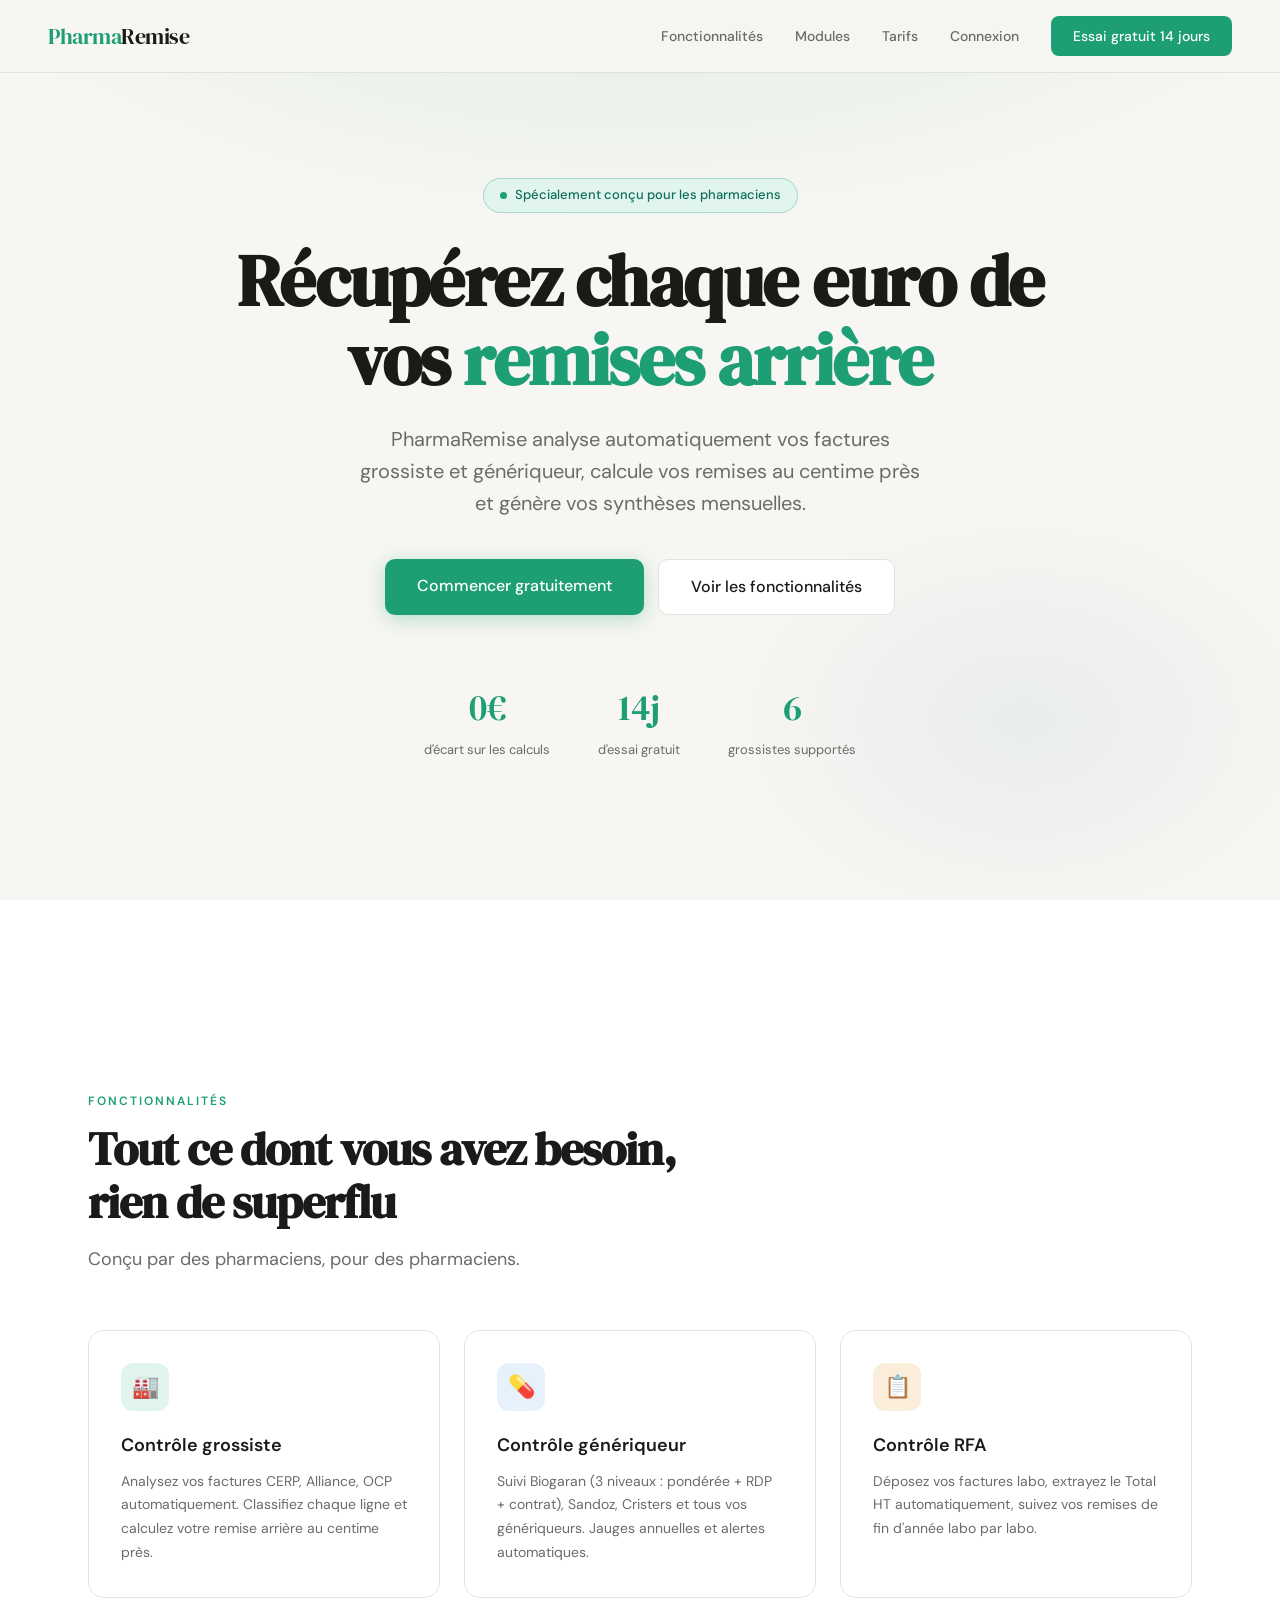
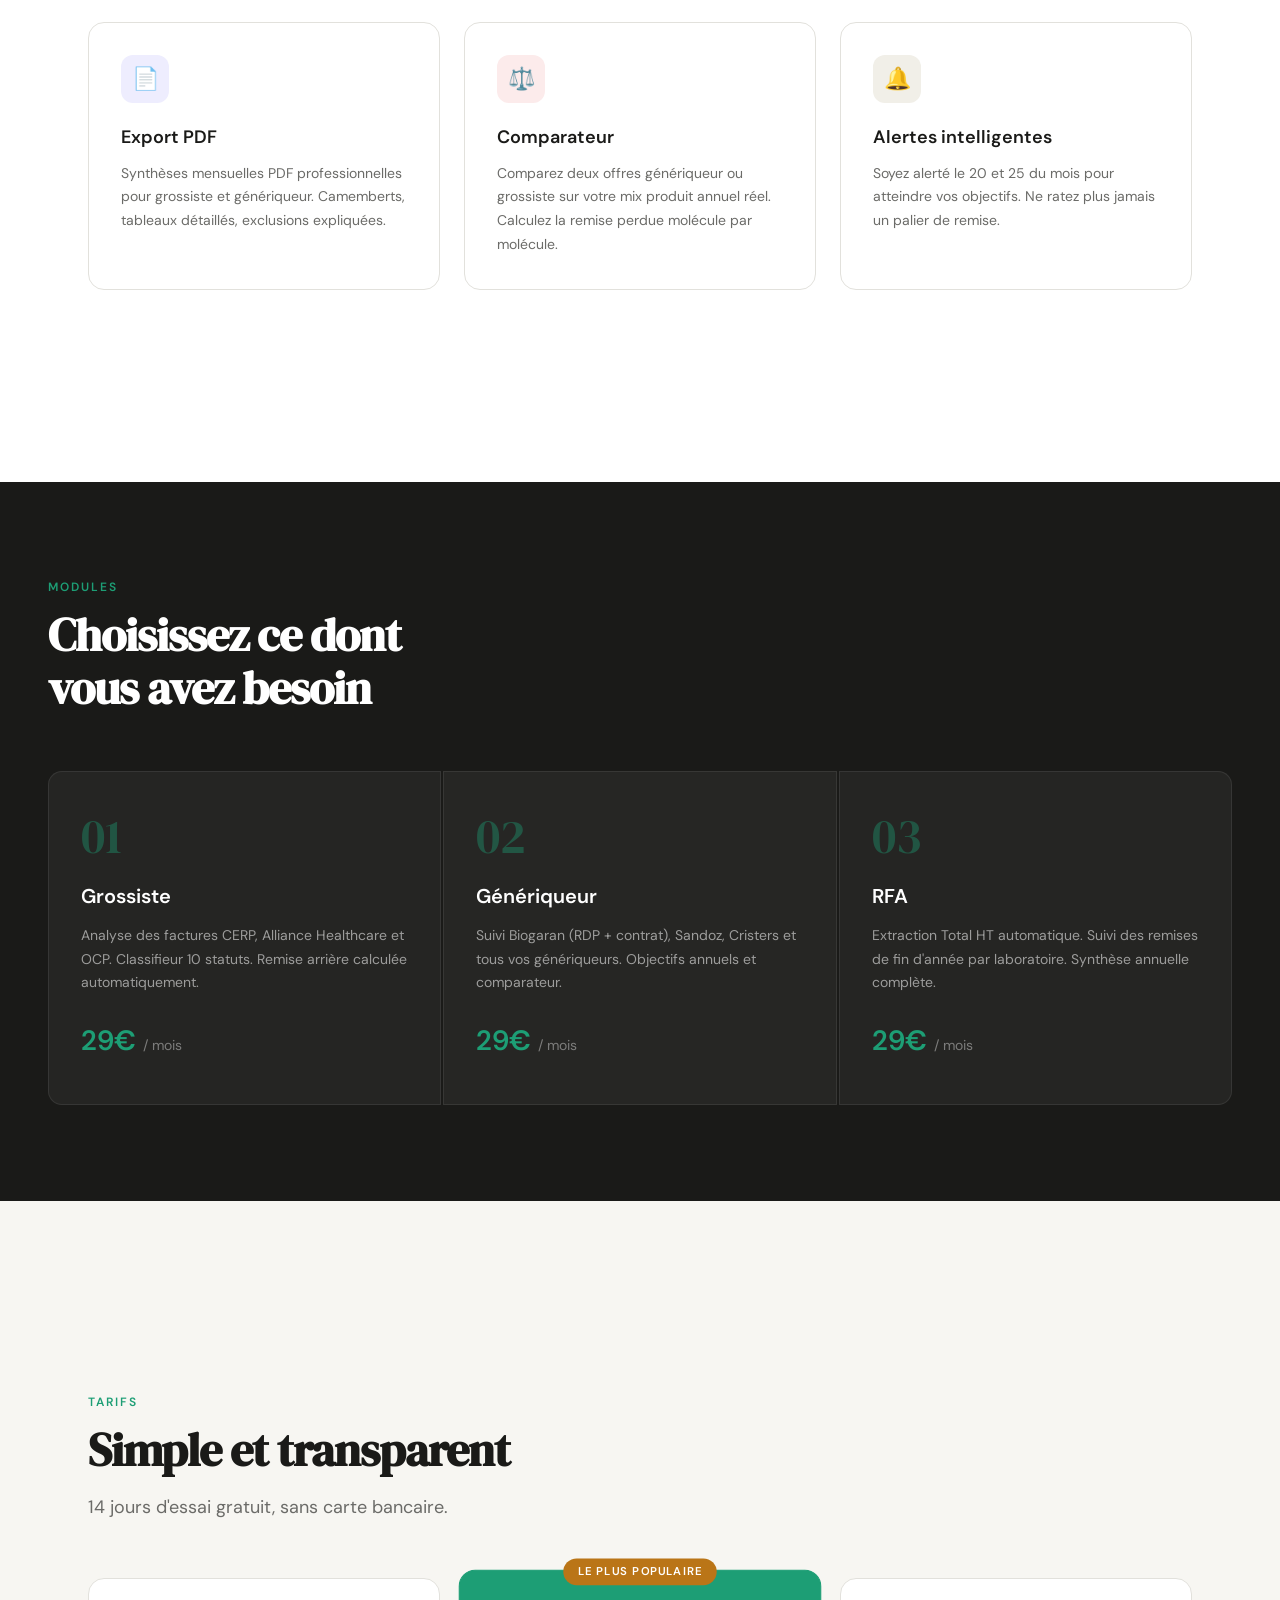
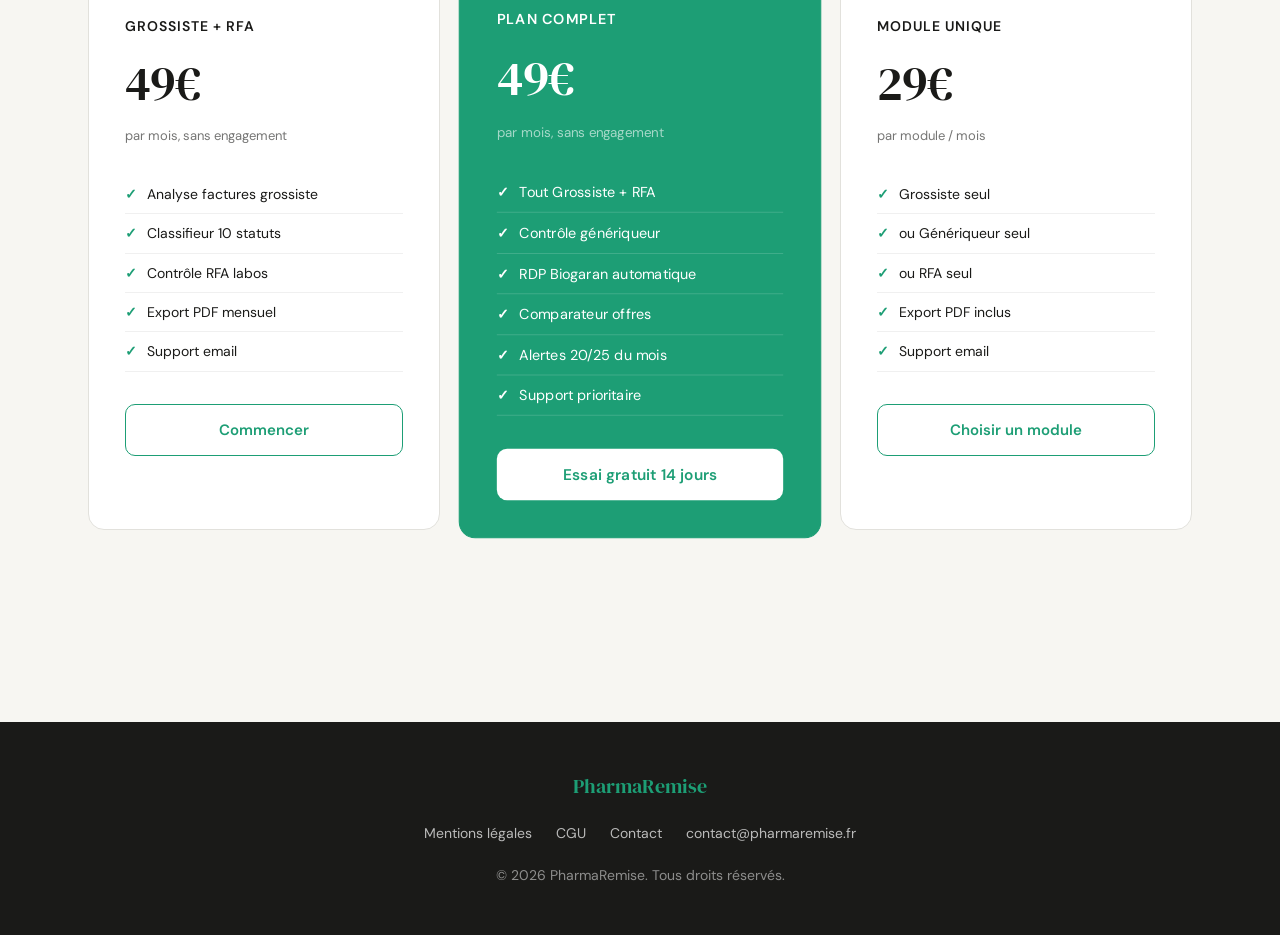
<file: index.html>
<!DOCTYPE html>
<html lang="fr">
<head>
  <meta charset="UTF-8" />
  <meta name="viewport" content="width=device-width, initial-scale=1.0" />
  <title>PharmaRemise — Optimisez vos remises arrière</title>
  <link rel="preconnect" href="https://fonts.googleapis.com" />
  <link rel="preconnect" href="https://fonts.gstatic.com" crossorigin />
  <link href="https://fonts.googleapis.com/css2?family=DM+Serif+Display:ital@0;1&family=DM+Sans:wght@300;400;500;600&display=swap" rel="stylesheet" />
  <style>
    *, *::before, *::after { box-sizing: border-box; margin: 0; padding: 0; }

    :root {
      --green:     #1D9E75;
      --green-d:   #0F6E56;
      --green-l:   #E1F5EE;
      --blue:      #185FA5;
      --amber:     #BA7517;
      --text:      #1A1A18;
      --sub:       #6B6B68;
      --bg:        #F7F6F2;
      --white:     #FFFFFF;
      --border:    #E2E1DC;
      --card-bg:   #FFFFFF;
    }

    html { scroll-behavior: smooth; }

    body {
      font-family: 'DM Sans', sans-serif;
      background: var(--bg);
      color: var(--text);
      line-height: 1.6;
      overflow-x: hidden;
    }

    /* ── NAV ── */
    nav {
      position: fixed; top: 0; left: 0; right: 0; z-index: 100;
      display: flex; align-items: center; justify-content: space-between;
      padding: 16px 48px;
      background: rgba(247,246,242,0.92);
      backdrop-filter: blur(12px);
      border-bottom: 0.5px solid var(--border);
    }
    .nav-logo {
      font-family: 'DM Serif Display', serif;
      font-size: 22px; color: var(--green);
      text-decoration: none; letter-spacing: -0.5px;
    }
    .nav-logo span { color: var(--text); }
    .nav-links { display: flex; gap: 32px; align-items: center; }
    .nav-links a {
      font-size: 14px; color: var(--sub); text-decoration: none;
      font-weight: 500; transition: color .2s;
    }
    .nav-links a:hover { color: var(--text); }
    .nav-cta {
      background: var(--green); color: var(--white) !important;
      padding: 9px 22px; border-radius: 8px; font-weight: 500 !important;
      font-size: 14px !important; transition: background .2s !important;
    }
    .nav-cta:hover { background: var(--green-d) !important; }

    /* ── HERO ── */
    .hero {
      min-height: 100vh;
      display: flex; flex-direction: column; align-items: center; justify-content: center;
      text-align: center; padding: 120px 48px 80px;
      position: relative; overflow: hidden;
    }
    .hero-bg {
      position: absolute; inset: 0; z-index: 0;
      background:
        radial-gradient(ellipse 80% 50% at 50% -10%, rgba(29,158,117,0.12) 0%, transparent 70%),
        radial-gradient(ellipse 40% 40% at 80% 80%, rgba(24,95,165,0.06) 0%, transparent 60%);
    }
    .hero-badge {
      display: inline-flex; align-items: center; gap: 8px;
      background: var(--green-l); color: var(--green-d);
      padding: 6px 16px; border-radius: 100px;
      font-size: 13px; font-weight: 500;
      margin-bottom: 28px; position: relative; z-index: 1;
      border: 0.5px solid rgba(29,158,117,0.3);
      animation: fadeUp .6s ease both;
    }
    .hero-badge::before {
      content: ''; width: 7px; height: 7px;
      background: var(--green); border-radius: 50%;
      animation: pulse 2s infinite;
    }
    @keyframes pulse {
      0%,100% { opacity: 1; transform: scale(1); }
      50% { opacity: .6; transform: scale(1.3); }
    }
    h1 {
      font-family: 'DM Serif Display', serif;
      font-size: clamp(40px, 6vw, 72px);
      line-height: 1.1; letter-spacing: -1.5px;
      color: var(--text); max-width: 820px;
      margin-bottom: 24px; position: relative; z-index: 1;
      animation: fadeUp .6s .1s ease both;
    }
    h1 em { color: var(--green); font-style: normal; }
    .hero-sub {
      font-size: clamp(16px, 2vw, 20px); color: var(--sub);
      max-width: 560px; margin-bottom: 40px;
      font-weight: 400; position: relative; z-index: 1;
      animation: fadeUp .6s .2s ease both;
    }
    .hero-btns {
      display: flex; gap: 14px; flex-wrap: wrap; justify-content: center;
      position: relative; z-index: 1;
      animation: fadeUp .6s .3s ease both;
    }
    .btn-primary {
      background: var(--green); color: var(--white);
      padding: 14px 32px; border-radius: 10px;
      font-size: 16px; font-weight: 500; text-decoration: none;
      border: none; cursor: pointer; transition: all .2s;
      box-shadow: 0 4px 20px rgba(29,158,117,0.3);
    }
    .btn-primary:hover {
      background: var(--green-d); transform: translateY(-1px);
      box-shadow: 0 6px 24px rgba(29,158,117,0.4);
    }
    .btn-secondary {
      background: var(--white); color: var(--text);
      padding: 14px 32px; border-radius: 10px;
      font-size: 16px; font-weight: 500; text-decoration: none;
      border: 0.5px solid var(--border); cursor: pointer; transition: all .2s;
    }
    .btn-secondary:hover { border-color: var(--green); color: var(--green); }

    /* Stats hero */
    .hero-stats {
      display: flex; gap: 48px; margin-top: 64px;
      position: relative; z-index: 1;
      animation: fadeUp .6s .4s ease both;
    }
    .hero-stat { text-align: center; }
    .hero-stat-num {
      font-family: 'DM Serif Display', serif;
      font-size: 36px; color: var(--green); display: block;
    }
    .hero-stat-lbl { font-size: 13px; color: var(--sub); }

    /* ── FEATURES ── */
    .section { padding: 96px 48px; max-width: 1200px; margin: 0 auto; }
    .section-label {
      font-size: 12px; text-transform: uppercase; letter-spacing: 2px;
      color: var(--green); font-weight: 600; margin-bottom: 12px;
    }
    .section-title {
      font-family: 'DM Serif Display', serif;
      font-size: clamp(30px, 4vw, 46px);
      letter-spacing: -1px; line-height: 1.15;
      margin-bottom: 16px;
    }
    .section-sub { font-size: 18px; color: var(--sub); max-width: 500px; margin-bottom: 56px; }

    .features-grid {
      display: grid; grid-template-columns: repeat(3, 1fr); gap: 24px;
    }
    .feature-card {
      background: var(--card-bg); border: 0.5px solid var(--border);
      border-radius: 16px; padding: 32px;
      transition: transform .2s, box-shadow .2s;
    }
    .feature-card:hover { transform: translateY(-3px); box-shadow: 0 12px 40px rgba(0,0,0,0.08); }
    .feature-icon {
      width: 48px; height: 48px; border-radius: 12px;
      display: flex; align-items: center; justify-content: center;
      font-size: 22px; margin-bottom: 20px;
    }
    .feature-title { font-size: 18px; font-weight: 600; margin-bottom: 10px; }
    .feature-text { font-size: 14px; color: var(--sub); line-height: 1.7; }

    /* ── MODULES ── */
    .modules-section {
      background: var(--text); color: var(--white);
      padding: 96px 48px;
    }
    .modules-inner { max-width: 1200px; margin: 0 auto; }
    .modules-grid { display: grid; grid-template-columns: repeat(3, 1fr); gap: 2px; margin-top: 56px; }
    .module-card {
      background: rgba(255,255,255,0.05);
      padding: 40px 32px;
      border: 0.5px solid rgba(255,255,255,0.08);
      transition: background .2s;
    }
    .module-card:hover { background: rgba(255,255,255,0.08); }
    .module-card:first-child { border-radius: 14px 0 0 14px; }
    .module-card:last-child { border-radius: 0 14px 14px 0; }
    .module-num {
      font-family: 'DM Serif Display', serif;
      font-size: 48px; color: var(--green); opacity: .4;
      line-height: 1; margin-bottom: 20px;
    }
    .module-name { font-size: 20px; font-weight: 600; margin-bottom: 12px; }
    .module-desc { font-size: 14px; color: rgba(255,255,255,0.55); line-height: 1.7; }
    .module-price {
      margin-top: 24px; font-size: 28px; font-weight: 600;
      color: var(--green);
    }
    .module-price span { font-size: 14px; color: rgba(255,255,255,0.4); font-weight: 400; }

    /* ── PRICING ── */
    .pricing-grid { display: grid; grid-template-columns: repeat(3, 1fr); gap: 24px; margin-top: 56px; }
    .pricing-card {
      background: var(--card-bg); border: 0.5px solid var(--border);
      border-radius: 16px; padding: 36px; position: relative;
    }
    .pricing-card.featured {
      background: var(--green); color: var(--white);
      border-color: var(--green);
      transform: scale(1.03);
    }
    .pricing-badge {
      position: absolute; top: -12px; left: 50%; transform: translateX(-50%);
      background: var(--amber); color: var(--white);
      font-size: 11px; font-weight: 600; padding: 4px 14px;
      border-radius: 100px; text-transform: uppercase; letter-spacing: 1px;
    }
    .pricing-name { font-size: 14px; font-weight: 600; text-transform: uppercase; letter-spacing: 1px; margin-bottom: 8px; }
    .pricing-price {
      font-family: 'DM Serif Display', serif;
      font-size: 48px; letter-spacing: -1px; margin-bottom: 4px;
    }
    .pricing-period { font-size: 13px; opacity: .6; margin-bottom: 28px; }
    .pricing-features { list-style: none; margin-bottom: 32px; }
    .pricing-features li {
      font-size: 14px; padding: 8px 0;
      border-bottom: 0.5px solid rgba(0,0,0,0.06);
      display: flex; align-items: center; gap: 10px;
    }
    .pricing-card.featured .pricing-features li { border-color: rgba(255,255,255,0.15); }
    .pricing-features li::before { content: '✓'; color: var(--green); font-weight: 700; flex-shrink: 0; }
    .pricing-card.featured .pricing-features li::before { color: var(--white); }
    .btn-plan {
      width: 100%; padding: 13px; border-radius: 10px;
      font-size: 15px; font-weight: 600; cursor: pointer;
      border: none; transition: all .2s; text-align: center;
      display: block; text-decoration: none;
    }
    .btn-plan-outline {
      background: transparent; color: var(--green);
      border: 1.5px solid var(--green);
    }
    .btn-plan-outline:hover { background: var(--green); color: var(--white); }
    .btn-plan-white {
      background: var(--white); color: var(--green);
    }
    .btn-plan-white:hover { background: var(--green-l); }

    /* ── FOOTER ── */
    footer {
      background: var(--text); color: rgba(255,255,255,0.5);
      padding: 48px; text-align: center; font-size: 14px;
    }
    footer a { color: rgba(255,255,255,0.7); text-decoration: none; }
    footer a:hover { color: var(--green); }

    /* ── MODAL LOGIN / REGISTER ── */
    .modal-overlay {
      position: fixed; inset: 0; z-index: 1000;
      background: rgba(0,0,0,0.5); backdrop-filter: blur(4px);
      display: flex; align-items: center; justify-content: center;
      opacity: 0; pointer-events: none; transition: opacity .2s;
    }
    .modal-overlay.open { opacity: 1; pointer-events: all; }
    .modal {
      background: var(--white); border-radius: 20px;
      padding: 48px; width: 100%; max-width: 440px;
      transform: translateY(20px); transition: transform .25s;
      box-shadow: 0 24px 80px rgba(0,0,0,0.2);
    }
    .modal-overlay.open .modal { transform: translateY(0); }
    .modal-title {
      font-family: 'DM Serif Display', serif;
      font-size: 28px; margin-bottom: 6px;
    }
    .modal-sub { font-size: 14px; color: var(--sub); margin-bottom: 32px; }
    .form-field { margin-bottom: 16px; }
    .form-field label { display: block; font-size: 13px; font-weight: 500; margin-bottom: 6px; }
    .form-field input {
      width: 100%; padding: 12px 14px;
      border: 0.5px solid var(--border); border-radius: 10px;
      font-size: 15px; font-family: 'DM Sans', sans-serif;
      background: var(--bg); transition: border-color .15s;
    }
    .form-field input:focus { outline: none; border-color: var(--green); background: var(--white); }
    .form-submit {
      width: 100%; padding: 14px;
      background: var(--green); color: var(--white);
      border: none; border-radius: 10px; font-size: 16px;
      font-weight: 600; cursor: pointer; margin-top: 8px;
      font-family: 'DM Sans', sans-serif; transition: background .2s;
    }
    .form-submit:hover { background: var(--green-d); }
    .form-switch {
      text-align: center; margin-top: 20px; font-size: 14px; color: var(--sub);
    }
    .form-switch a { color: var(--green); text-decoration: none; font-weight: 500; cursor: pointer; }
    .modal-close {
      position: absolute; top: 16px; right: 20px;
      background: none; border: none; font-size: 22px;
      cursor: pointer; color: var(--sub); line-height: 1;
    }
    .modal { position: relative; }
    .form-error {
      background: #FCEBEB; color: #A32D2D; border-radius: 8px;
      padding: 10px 14px; font-size: 13px; margin-bottom: 16px;
      display: none;
    }
    .form-error.show { display: block; }
    .form-success {
      background: var(--green-l); color: var(--green-d); border-radius: 8px;
      padding: 10px 14px; font-size: 13px; margin-bottom: 16px;
      display: none;
    }
    .form-success.show { display: block; }

    @keyframes fadeUp {
      from { opacity: 0; transform: translateY(20px); }
      to   { opacity: 1; transform: translateY(0); }
    }

    @media (max-width: 768px) {
      nav { padding: 14px 20px; }
      .nav-links { display: none; }
      .section { padding: 64px 20px; }
      .features-grid, .modules-grid, .pricing-grid { grid-template-columns: 1fr; }
      .hero { padding: 100px 20px 60px; }
      .hero-stats { gap: 24px; }
      .modules-section { padding: 64px 20px; }
      .pricing-card.featured { transform: none; }
      .module-card:first-child, .module-card:last-child { border-radius: 0; }
    }
  </style>
  <script src="/clerk-sso.js"></script>
  <style id="clerk-sso-hide">
    /* CLERK_SSO_HIDE_LOGIN : sur le sous-domaine SSO, aucune connexion legacy. */
    html.sso-host [onclick*="openModal"],
    html.sso-host .nav-cta,
    html.sso-host #modal-login,
    html.sso-host #modal-register { display: none !important; }
    /* CLERK_SSO_SANS_VITRINE : l'ancienne vitrine (tarifs périmés) n'est jamais
       montrée aux clients ; clerk-sso.js les envoie vers l'app ou le hub. */
    html.sso-host body > :not(#sso-attente) { display: none !important; }
    #sso-attente { min-height: 100vh; display: flex; flex-direction: column; align-items: center; justify-content: center; gap: 14px; font-family: 'DM Sans', sans-serif; color: #475467; font-size: 15px; }
    #sso-attente a { color: #0F6E56; font-weight: 600; }
  </style>
  <script>
    /* CLERK_SSO_HIDE_LOGIN */
    (function () {
      if (location.hostname !== "remise.pharmagestion.fr") return;
      document.documentElement.classList.add("sso-host");
      function neutralise() {
        try { window.openModal = function () {}; } catch (e) {}
        var sel = '[onclick*="openModal"], .nav-cta, #modal-login, #modal-register';
        document.querySelectorAll(sel).forEach(function (el) { el.style.display = "none"; });
        if (document.body && !document.getElementById("sso-attente")) {
          var d = document.createElement("div");
          d.id = "sso-attente";
          d.innerHTML = '<div>Ouverture de PharmaRemise…</div>' +
            '<a href="/app.html">Ouvrir l’application</a>' +
            '<a href="https://pharmagestion.fr">Aller sur PharmaGestion</a>';
          document.body.appendChild(d);
        }
      }
      if (document.readyState === "loading") {
        document.addEventListener("DOMContentLoaded", neutralise);
      } else { neutralise(); }
      window.addEventListener("load", neutralise);
    })();
  </script>
</head>
<body>

<!-- NAV -->
<nav>
  <a href="#" class="nav-logo">Pharma<span>Remise</span></a>
  <div class="nav-links">
    <a href="#fonctionnalites">Fonctionnalités</a>
    <a href="#modules">Modules</a>
    <a href="#tarifs">Tarifs</a>
    <a href="#" onclick="openModal('login')">Connexion</a>
    <a href="#" class="nav-cta" onclick="openModal('register')">Essai gratuit 14 jours</a>
  </div>
</nav>

<!-- HERO -->
<section class="hero">
  <div class="hero-bg"></div>
  <div class="hero-badge">Spécialement conçu pour les pharmaciens</div>
  <h1>Récupérez chaque euro de vos <em>remises arrière</em></h1>
  <p class="hero-sub">PharmaRemise analyse automatiquement vos factures grossiste et génériqueur, calcule vos remises au centime près et génère vos synthèses mensuelles.</p>
  <div class="hero-btns">
    <a href="#" class="btn-primary" onclick="openModal('register')">Commencer gratuitement</a>
    <a href="#fonctionnalites" class="btn-secondary">Voir les fonctionnalités</a>
  </div>
  <div class="hero-stats">
    <div class="hero-stat">
      <span class="hero-stat-num">0€</span>
      <span class="hero-stat-lbl">d'écart sur les calculs</span>
    </div>
    <div class="hero-stat">
      <span class="hero-stat-num">14j</span>
      <span class="hero-stat-lbl">d'essai gratuit</span>
    </div>
    <div class="hero-stat">
      <span class="hero-stat-num">6</span>
      <span class="hero-stat-lbl">grossistes supportés</span>
    </div>
  </div>
</section>

<!-- FEATURES -->
<section id="fonctionnalites" style="background: var(--white); padding: 96px 0;">
  <div class="section">
    <div class="section-label">Fonctionnalités</div>
    <h2 class="section-title">Tout ce dont vous avez besoin,<br/>rien de superflu</h2>
    <p class="section-sub">Conçu par des pharmaciens, pour des pharmaciens.</p>
    <div class="features-grid">
      <div class="feature-card">
        <div class="feature-icon" style="background:#E1F5EE">🏭</div>
        <div class="feature-title">Contrôle grossiste</div>
        <div class="feature-text">Analysez vos factures CERP, Alliance, OCP automatiquement. Classifiez chaque ligne et calculez votre remise arrière au centime près.</div>
      </div>
      <div class="feature-card">
        <div class="feature-icon" style="background:#E6F1FB">💊</div>
        <div class="feature-title">Contrôle génériqueur</div>
        <div class="feature-text">Suivi Biogaran (3 niveaux : pondérée + RDP + contrat), Sandoz, Cristers et tous vos génériqueurs. Jauges annuelles et alertes automatiques.</div>
      </div>
      <div class="feature-card">
        <div class="feature-icon" style="background:#FAEEDA">📋</div>
        <div class="feature-title">Contrôle RFA</div>
        <div class="feature-text">Déposez vos factures labo, extrayez le Total HT automatiquement, suivez vos remises de fin d'année labo par labo.</div>
      </div>
      <div class="feature-card">
        <div class="feature-icon" style="background:#EEEDFE">📄</div>
        <div class="feature-title">Export PDF</div>
        <div class="feature-text">Synthèses mensuelles PDF professionnelles pour grossiste et génériqueur. Camemberts, tableaux détaillés, exclusions expliquées.</div>
      </div>
      <div class="feature-card">
        <div class="feature-icon" style="background:#FCEBEB">⚖️</div>
        <div class="feature-title">Comparateur</div>
        <div class="feature-text">Comparez deux offres génériqueur ou grossiste sur votre mix produit annuel réel. Calculez la remise perdue molécule par molécule.</div>
      </div>
      <div class="feature-card">
        <div class="feature-icon" style="background:#F1EFE8">🔔</div>
        <div class="feature-title">Alertes intelligentes</div>
        <div class="feature-text">Soyez alerté le 20 et 25 du mois pour atteindre vos objectifs. Ne ratez plus jamais un palier de remise.</div>
      </div>
    </div>
  </div>
</section>

<!-- MODULES -->
<section id="modules" class="modules-section">
  <div class="modules-inner">
    <div class="section-label" style="color:var(--green)">Modules</div>
    <h2 class="section-title" style="color:var(--white)">Choisissez ce dont<br/>vous avez besoin</h2>
    <div class="modules-grid">
      <div class="module-card">
        <div class="module-num">01</div>
        <div class="module-name">Grossiste</div>
        <div class="module-desc">Analyse des factures CERP, Alliance Healthcare et OCP. Classifieur 10 statuts. Remise arrière calculée automatiquement.</div>
        <div class="module-price">29€ <span>/ mois</span></div>
      </div>
      <div class="module-card">
        <div class="module-num">02</div>
        <div class="module-name">Génériqueur</div>
        <div class="module-desc">Suivi Biogaran (RDP + contrat), Sandoz, Cristers et tous vos génériqueurs. Objectifs annuels et comparateur.</div>
        <div class="module-price">29€ <span>/ mois</span></div>
      </div>
      <div class="module-card">
        <div class="module-num">03</div>
        <div class="module-name">RFA</div>
        <div class="module-desc">Extraction Total HT automatique. Suivi des remises de fin d'année par laboratoire. Synthèse annuelle complète.</div>
        <div class="module-price">29€ <span>/ mois</span></div>
      </div>
    </div>
  </div>
</section>

<!-- PRICING -->
<section id="tarifs" style="background:var(--bg); padding: 96px 0;">
  <div class="section">
    <div class="section-label">Tarifs</div>
    <h2 class="section-title">Simple et transparent</h2>
    <p class="section-sub">14 jours d'essai gratuit, sans carte bancaire.</p>
    <div class="pricing-grid">
      <div class="pricing-card">
        <div class="pricing-name">Grossiste + RFA</div>
        <div class="pricing-price">49€</div>
        <div class="pricing-period">par mois, sans engagement</div>
        <ul class="pricing-features">
          <li>Analyse factures grossiste</li>
          <li>Classifieur 10 statuts</li>
          <li>Contrôle RFA labos</li>
          <li>Export PDF mensuel</li>
          <li>Support email</li>
        </ul>
        <a href="#" class="btn-plan btn-plan-outline" onclick="openModal('register')">Commencer</a>
      </div>
      <div class="pricing-card featured">
        <div class="pricing-badge">Le plus populaire</div>
        <div class="pricing-name">Plan Complet</div>
        <div class="pricing-price">49€</div>
        <div class="pricing-period">par mois, sans engagement</div>
        <ul class="pricing-features">
          <li>Tout Grossiste + RFA</li>
          <li>Contrôle génériqueur</li>
          <li>RDP Biogaran automatique</li>
          <li>Comparateur offres</li>
          <li>Alertes 20/25 du mois</li>
          <li>Support prioritaire</li>
        </ul>
        <a href="#" class="btn-plan btn-plan-white" onclick="openModal('register')">Essai gratuit 14 jours</a>
      </div>
      <div class="pricing-card">
        <div class="pricing-name">Module unique</div>
        <div class="pricing-price">29€</div>
        <div class="pricing-period">par module / mois</div>
        <ul class="pricing-features">
          <li>Grossiste seul</li>
          <li>ou Génériqueur seul</li>
          <li>ou RFA seul</li>
          <li>Export PDF inclus</li>
          <li>Support email</li>
        </ul>
        <a href="#" class="btn-plan btn-plan-outline" onclick="openModal('register')">Choisir un module</a>
      </div>
    </div>
  </div>
</section>

<!-- FOOTER -->
<footer>
  <div style="margin-bottom:20px">
    <span style="font-family:'DM Serif Display',serif;font-size:20px;color:var(--green)">PharmaRemise</span>
  </div>
  <div style="display:flex;gap:24px;justify-content:center;margin-bottom:20px;flex-wrap:wrap">
    <a href="#">Mentions légales</a>
    <a href="#">CGU</a>
    <a href="#">Contact</a>
    <a href="mailto:contact@pharmaremise.fr">contact@pharmaremise.fr</a>
  </div>
  <div>© 2026 PharmaRemise. Tous droits réservés.</div>
</footer>

<!-- MODAL LOGIN / REGISTER -->
<div class="modal-overlay" id="modal-overlay" onclick="closeModalOutside(event)">
  <div class="modal">
    <button class="modal-close" onclick="closeModal()">×</button>

    <!-- LOGIN -->
    <div id="form-login">
      <div class="modal-title">Connexion</div>
      <div class="modal-sub">Accédez à votre espace PharmaRemise</div>
      <div class="form-error" id="login-error"></div>
      <div class="form-success" id="login-success"></div>
      <div class="form-field">
        <label>Email</label>
        <input type="email" id="login-email" placeholder="votre@pharmacie.fr" />
      </div>
      <div class="form-field">
        <label>Mot de passe</label>
        <input type="password" id="login-pwd" placeholder="••••••••" />
      </div>
      <button class="form-submit" onclick="doLogin()">Se connecter</button>
      <div class="form-switch">
        Pas encore de compte ? <a onclick="switchForm('register')">S'inscrire gratuitement</a>
      </div>
    </div>

    <!-- REGISTER -->
    <div id="form-register" style="display:none">
      <div class="modal-title">Créer un compte</div>
      <div class="modal-sub">14 jours d'essai gratuit — sans carte bancaire</div>
      <div class="form-error" id="register-error"></div>
      <div class="form-success" id="register-success"></div>
      <div class="form-field">
        <label>Nom de la pharmacie</label>
        <input type="text" id="reg-nom" placeholder="Pharmacie Martin" />
      </div>
      <div class="form-field">
        <label>Email</label>
        <input type="email" id="reg-email" placeholder="votre@pharmacie.fr" />
      </div>
      <div class="form-field">
        <label>Mot de passe</label>
        <input type="password" id="reg-pwd" placeholder="8 caractères minimum" />
      </div>
      <button class="form-submit" onclick="doRegister()">Créer mon compte</button>
      <div class="form-switch">
        Déjà un compte ? <a onclick="switchForm('login')">Se connecter</a>
      </div>
    </div>
  </div>
</div>

<script>
  
  /* CLERK_SSO_GUARD_INDEX : sur le host SSO, on empêche les redirections
     automatiques vers /app.html au chargement (laisse clerk-sso.js décider).
     Les redirections déclenchées par un clic (doLogin/doRegister) restent OK. */
  (function(){ if((location.hostname==='remise.pharmagestion.fr')){
    var _int=false; document.addEventListener('click',function(){_int=true;},true);
    var d=Object.getOwnPropertyDescriptor(window.Location.prototype,'href');
    try{ Object.defineProperty(window.location,'href',{configurable:true,
      get:function(){return d.get.call(window.location);},
      set:function(u){ if(!_int && String(u).indexOf('/app.html')!==-1){ return; } d.set.call(window.location,u); }});
    }catch(e){}
  }})();
  const API = 'https://web-production-2202b.up.railway.app'

  function openModal(form) {
    document.getElementById('modal-overlay').classList.add('open')
    switchForm(form)
  }
  function closeModal() {
    document.getElementById('modal-overlay').classList.remove('open')
  }
  function closeModalOutside(e) {
    if (e.target === document.getElementById('modal-overlay')) closeModal()
  }
  function switchForm(form) {
    document.getElementById('form-login').style.display    = form === 'login'    ? '' : 'none'
    document.getElementById('form-register').style.display = form === 'register' ? '' : 'none'
  }

  function showError(id, msg) {
    const el = document.getElementById(id)
    el.textContent = msg; el.classList.add('show')
    setTimeout(() => el.classList.remove('show'), 5000)
  }
  function showSuccess(id, msg) {
    const el = document.getElementById(id)
    el.textContent = msg; el.classList.add('show')
  }

  async function doLogin() {
    const email = document.getElementById('login-email').value
    const pwd   = document.getElementById('login-pwd').value
    if (!email || !pwd) return showError('login-error', 'Remplissez tous les champs.')

    const fd = new FormData()
    fd.append('username', email)
    fd.append('password', pwd)

    try {
      const res  = await fetch(`${API}/auth/login`, { method: 'POST', body: fd })
      const data = await res.json()
      if (!res.ok) return showError('login-error', data.detail || 'Erreur de connexion.')
      localStorage.setItem('pharmaremise_token', data.access_token)
      localStorage.setItem('pharmaremise_plan',  data.plan)
      showSuccess('login-success', 'Connexion réussie ! Redirection...')
      setTimeout(() => window.location.href = '/app.html', 1000)
    } catch(e) {
      showError('login-error', 'Erreur réseau. Réessayez.')
    }
  }

  async function doRegister() {
    const nom   = document.getElementById('reg-nom').value
    const email = document.getElementById('reg-email').value
    const pwd   = document.getElementById('reg-pwd').value
    if (!nom || !email || !pwd) return showError('register-error', 'Remplissez tous les champs.')
    if (pwd.length < 8) return showError('register-error', 'Mot de passe trop court (8 caractères minimum).')

    try {
      const res  = await fetch(`${API}/auth/register`, {
        method: 'POST',
        headers: { 'Content-Type': 'application/json' },
        body: JSON.stringify({ nom, email, password: pwd })
      })
      const data = await res.json()
      if (!res.ok) return showError('register-error', data.detail || 'Erreur lors de l\'inscription.')
      localStorage.setItem('pharmaremise_token', data.access_token)
      localStorage.setItem('pharmaremise_plan',  data.plan)
      showSuccess('register-success', 'Compte créé ! 14 jours d\'essai gratuit activés. Redirection...')
      setTimeout(() => window.location.href = '/app.html', 1500)
    } catch(e) {
      showError('register-error', 'Erreur réseau. Réessayez.')
    }
  }

  // Fermer avec Escape
  document.addEventListener('keydown', e => { if (e.key === 'Escape') closeModal() })

  // Rediriger si déjà connecté
  if (localStorage.getItem('pharmaremise_token')) {
    // Optionnel : rediriger vers app directement
  }
</script>

</body>
</html>
</file>
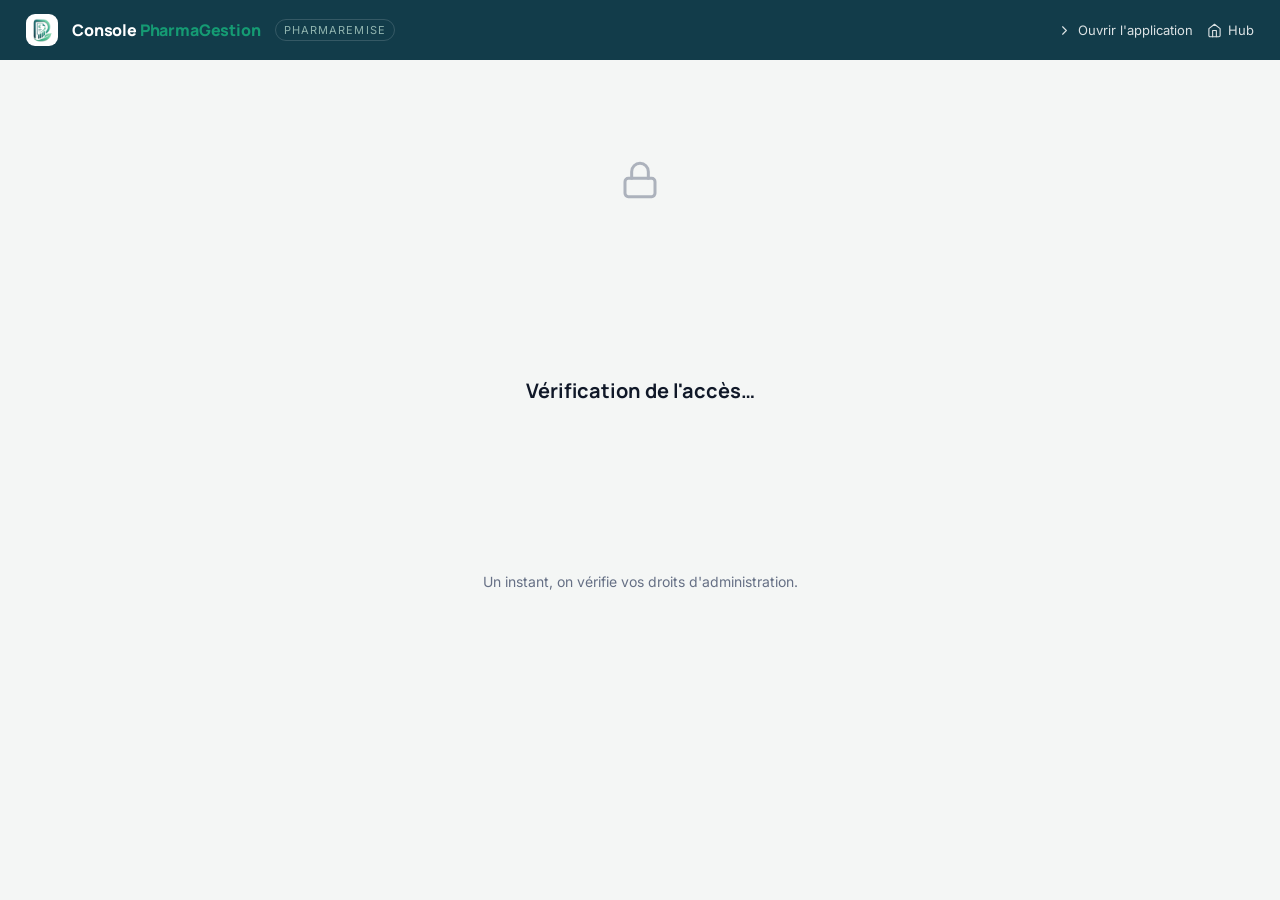
<file: console.html>
<!DOCTYPE html>
<html lang="fr">
<head>
<meta charset="utf-8" />
<meta name="viewport" content="width=device-width, initial-scale=1" />
<title>Console PharmaGestion — PharmaRemise</title>
<link rel="icon" type="image/png" href="/logo-remise.png" />
<link rel="preconnect" href="https://fonts.googleapis.com">
<link rel="preconnect" href="https://fonts.gstatic.com" crossorigin>
<link href="https://fonts.googleapis.com/css2?family=Inter:wght@400;500;600;700;800&family=Manrope:wght@700;800&display=swap" rel="stylesheet">
<style>
:root{
  --brand:#159B73; --brand-d:#08745A; --brand-l:#E8F7F1;
  --petrole:#123C4A; --petrole-d:#0C2A34;
  --ink:#101828; --sub:#667085; --bg:#F4F6F5; --surface:#FFFFFF; --border:#E3E1DA;
  --amber:#B45309; --amber-l:#FFF4D8; --red:#C7363C; --red-l:#FEECEC;
  --blue:#2563EB; --blue-l:#EAF0FE; --purple:#6B21A8; --purple-l:#F1EBFB;
  --r-sm:8px; --r-md:12px; --r-lg:16px;
  --shadow:0 8px 24px rgba(16,24,40,.05);
}
*{box-sizing:border-box;margin:0;padding:0}
body{font-family:Inter,system-ui,sans-serif;background:var(--bg);color:var(--ink);-webkit-font-smoothing:antialiased}
.num{font-variant-numeric:tabular-nums}
svg{stroke:currentColor;fill:none;stroke-width:1.8;stroke-linecap:round;stroke-linejoin:round}
button{font-family:inherit;cursor:pointer}
.hide{display:none!important}

/* Topbar */
.topbar{height:60px;background:var(--petrole);display:flex;align-items:center;gap:14px;padding:0 26px;color:#fff}
.topbar .mark{width:32px;height:32px;border-radius:9px;background:#fff;display:grid;place-items:center;flex:0 0 32px}
.topbar .mark img{width:25px;height:25px;object-fit:contain}
.topbar .title{font-family:Manrope;font-weight:800;font-size:16px;letter-spacing:-.01em}
.topbar .title span{color:var(--brand)}
.topbar .app-tag{font-size:11px;letter-spacing:.1em;text-transform:uppercase;color:#8FB3AE;border:1px solid rgba(255,255,255,.15);padding:3px 8px;border-radius:999px}
.topbar .right{margin-left:auto;display:flex;align-items:center;gap:14px;font-size:13px;color:#B8CDC8}
.topbar .right a{color:#fff;text-decoration:none;display:inline-flex;align-items:center;gap:6px;opacity:.85}
.topbar .right a:hover{opacity:1}
.topbar .right svg{width:15px;height:15px}

/* Shell */
.wrap{max-width:1200px;margin:0 auto;padding:28px 26px 60px}
.head h1{font-family:Manrope;font-size:26px;font-weight:800;letter-spacing:-.02em}
.head p{margin-top:5px;color:var(--sub);font-size:13.5px}

/* Tabs */
.tabs{display:flex;gap:2px;margin:22px 0 24px;border-bottom:1px solid var(--border)}
.tab{background:none;border:0;padding:11px 16px;font-size:14px;font-weight:600;color:var(--sub);
  border-bottom:2px solid transparent;margin-bottom:-1px}
.tab:hover{color:var(--ink)}
.tab.active{color:var(--brand-d);border-bottom-color:var(--brand)}

/* Group title */
.group-title{font-family:Manrope;font-size:17px;font-weight:800;margin:0 0 14px}
.group-sub{font-size:13px;color:var(--sub);margin:-8px 0 16px}

/* Cards grid (pharmacies) */
.cards{display:grid;grid-template-columns:repeat(auto-fill,minmax(320px,1fr));gap:16px}
.pcard{background:var(--surface);border:1px solid var(--border);border-radius:var(--r-lg);padding:18px;box-shadow:var(--shadow)}
.pcard.off{opacity:.72;background:#FBFAF9}
.pcard-top{display:flex;gap:12px;align-items:flex-start;padding-bottom:12px;border-bottom:1px solid var(--border);margin-bottom:12px}
.pcard-ico{width:40px;height:40px;flex:0 0 40px;border-radius:11px;background:var(--brand-l);color:var(--brand-d);display:grid;place-items:center}
.pcard-ico svg{width:20px;height:20px}
.pcard-name{font-weight:700;font-size:15px;line-height:1.25;word-break:break-word}
.pcard-finess{font-size:12px;color:var(--sub);margin-top:2px;font-variant-numeric:tabular-nums}
.pcard-owner{font-size:12.5px;color:var(--ink);margin-bottom:3px}
.pcard-owner b{font-weight:600}
.pcard-email{font-size:12px;color:var(--sub);word-break:break-all;margin-bottom:14px}
.pcard-actions{display:flex;gap:8px;flex-wrap:wrap}

/* Buttons */
.btn{height:38px;padding:0 14px;border-radius:9px;font-size:13px;font-weight:700;border:1px solid transparent;display:inline-flex;align-items:center;gap:6px}
.btn svg{width:15px;height:15px}
.btn-green{background:var(--brand);color:#fff}
.btn-green:hover{background:var(--brand-d)}
.btn-outline{background:#fff;border-color:var(--border);color:#344054}
.btn-outline:hover{border-color:#C9C6BB}
.btn-danger{background:#fff;border-color:var(--red-l);color:var(--red)}
.btn-danger:hover{background:var(--red-l)}
.btn-sm{height:32px;padding:0 11px;font-size:12.5px}

/* Badges */
.badge{display:inline-flex;align-items:center;gap:4px;height:22px;padding:0 8px;border-radius:999px;font-size:11.5px;font-weight:700}
.b-green{background:var(--brand-l);color:var(--brand-d)}
.b-amber{background:var(--amber-l);color:var(--amber)}
.b-red{background:var(--red-l);color:var(--red)}
.b-gray{background:#EFEEE9;color:var(--sub)}
.b-purple{background:var(--purple-l);color:var(--purple)}

/* Disabled group */
.collapse{margin-top:26px}
.collapse-head{display:flex;align-items:center;gap:8px;cursor:pointer;padding:10px 0;color:var(--sub);font-weight:600;font-size:14px}
.collapse-head svg{width:16px;height:16px;transition:transform .15s}
.collapse-head.open svg{transform:rotate(90deg)}

/* Référentiels : sous-onglets */
.subtabs{display:flex;gap:8px;margin-bottom:20px;flex-wrap:wrap}
.subtab{background:#fff;border:1px solid var(--border);border-radius:999px;padding:8px 15px;font-size:13px;font-weight:600;color:var(--sub)}
.subtab.active{background:var(--brand);border-color:var(--brand);color:#fff}
.ref-panel{background:var(--surface);border:1px solid var(--border);border-radius:var(--r-lg);box-shadow:var(--shadow);padding:20px}

/* Table */
table{width:100%;border-collapse:collapse;font-size:13px}
th{text-align:left;font-size:11px;text-transform:uppercase;letter-spacing:.04em;color:var(--sub);font-weight:700;padding:9px 10px;border-bottom:1px solid var(--border)}
td{padding:10px;border-bottom:1px solid #EDEBE4}
tr:last-child td{border-bottom:0}
.search{height:36px;padding:0 12px;border:1px solid var(--border);border-radius:9px;font-size:13px;min-width:220px;font-family:inherit}

/* Empty / loading */
.center{text-align:center;padding:50px 20px;color:var(--sub)}
.spinner{width:26px;height:26px;border:3px solid var(--border);border-top-color:var(--brand);border-radius:50%;animation:spin .7s linear infinite;margin:0 auto 12px}
@keyframes spin{to{transform:rotate(360deg)}}
.empty-ico{width:34px;height:34px;color:var(--sub);opacity:.45;margin:0 auto 12px;display:block}

/* Modal */
.modal-back{position:fixed;inset:0;background:rgba(18,24,40,.45);display:grid;place-items:center;z-index:100;padding:20px}
.modal{background:#fff;border-radius:var(--r-lg);max-width:440px;width:100%;padding:24px;box-shadow:0 24px 60px rgba(0,0,0,.25)}
.modal h3{font-family:Manrope;font-size:18px;font-weight:800;margin-bottom:8px}
.modal p{font-size:13.5px;color:var(--sub);line-height:1.55;margin-bottom:18px}
.modal-actions{display:flex;gap:10px;justify-content:flex-end}

/* Toast */
#toast{position:fixed;bottom:24px;left:50%;transform:translateX(-50%) translateY(80px);background:var(--ink);color:#fff;
  padding:12px 18px;border-radius:10px;font-size:13.5px;font-weight:600;opacity:0;transition:all .25s;z-index:200}
#toast.show{transform:translateX(-50%) translateY(0);opacity:1}
#toast.green{background:var(--brand-d)} #toast.red{background:var(--red)}

.gate{display:grid;place-items:center;min-height:70vh;text-align:center;padding:20px}
.gate svg{width:40px;height:40px;color:var(--sub);opacity:.5;margin-bottom:16px}
.gate h2{font-family:Manrope;font-size:20px;margin-bottom:8px}
.gate p{color:var(--sub);font-size:14px;max-width:420px}
</style>
</head>
<body>

<div class="topbar">
  <div class="mark"><img src="/logo-remise.png" alt="" /></div>
  <div class="title">Console <span>PharmaGestion</span></div>
  <span class="app-tag">PharmaRemise</span>
  <div class="right">
    <a href="https://remise.pharmagestion.fr/app.html"><svg viewBox="0 0 24 24"><path d="m9 18 6-6-6-6"/></svg> Ouvrir l'application</a>
    <a href="https://pharmagestion.fr"><svg viewBox="0 0 24 24"><path d="M3 9l9-7 9 7v11a2 2 0 0 1-2 2H5a2 2 0 0 1-2-2z"/><path d="M9 22V12h6v10"/></svg> Hub</a>
  </div>
</div>

<div id="app" class="hide">
  <div class="wrap">
    <div class="head">
      <h1>Console PharmaGestion</h1>
      <p>Gérer les comptes, les référentiels partagés et suivre les interventions. Toutes les actions sont tracées.</p>
    </div>

    <div class="tabs">
      <button class="tab active" data-tab="pharmacies" onclick="showTab('pharmacies')">Pharmacies</button>
      <button class="tab" data-tab="referentiels" onclick="showTab('referentiels')">Référentiels</button>
      <button class="tab" data-tab="historique" onclick="showTab('historique')">Historique des interventions</button>
    </div>

    <section id="tab-pharmacies"><div class="center"><div class="spinner"></div>Chargement…</div></section>
    <section id="tab-referentiels" class="hide"></section>
    <section id="tab-historique" class="hide"></section>
  </div>
</div>

<div id="gate" class="gate">
  <svg viewBox="0 0 24 24"><rect width="18" height="11" x="3" y="11" rx="2"/><path d="M7 11V7a5 5 0 0 1 10 0v4"/></svg>
  <h2 id="gate-title">Vérification de l'accès…</h2>
  <p id="gate-msg">Un instant, on vérifie vos droits d'administration.</p>
</div>

<div id="modal-root"></div>
<div id="toast"></div>

<script>
/* CONSOLE_SSO_GUARD : quand clerk-sso renvoie au hub, revenir sur CETTE page (pas /app.html) */
(function(){
  if (location.hostname !== 'remise.pharmagestion.fr') return;
  var _replace = window.location.replace.bind(window.location);
  window.location.replace = function(url){
    try{
      if (typeof url === 'string' && url.indexOf('/sign-in') !== -1){
        url = url.replace(/redirect_url=[^&]*/,
          'redirect_url=' + encodeURIComponent('https://remise.pharmagestion.fr/console'));
      }
      // empêche un saut intempestif vers /app.html depuis cette page
      if (typeof url === 'string' && /\/app\.html$/.test(url) && /console\.html/.test(location.pathname)){
        return;
      }
    }catch(e){}
    return _replace(url);
  };
})();
</script>
<script src="/clerk-sso.js"></script>
<script>
// ============================================================================
// Console PharmaGestion — PharmaRemise (Option A : page autonome pleine largeur)
// Réutilise les routes admin existantes du backend. Aucune route nouvelle.
// ============================================================================
const API = 'https://web-production-2202b.up.railway.app';
let TOKEN = null;
let _PHARMS = [];
let _REF_TAB = 'classifications';
// LOT_ROLES_HUB : l'admin d'application (hub) a la console en lecture et les
// interventions ; activer/désactiver un compte reste au super admin.
let SUPER_ADMIN = false;

// ---- Auth : jeton Clerk (comme app.html), sinon jeton legacy ----
async function getToken(){
  try{
    if (window.Clerk && window.Clerk.session){
      const t = await window.Clerk.session.getToken();
      if (t) return t;
    }
  }catch(e){}
  try{
    const t = localStorage.getItem('pharmaremise_token');
    if (t && t !== '__clerk_pending__') return t;
  }catch(e){}
  return null;
}

async function api(path, opts){
  opts = opts || {};
  const headers = Object.assign({}, opts.headers || {});
  if (TOKEN) headers['Authorization'] = 'Bearer ' + TOKEN;
  if (opts.body && !headers['Content-Type']) headers['Content-Type'] = 'application/json';
  const r = await fetch(API + path, Object.assign({}, opts, { headers }));
  if (!r.ok){
    let msg = 'HTTP ' + r.status;
    try{ const j = await r.json(); msg = j.detail || j.message || msg; }catch(e){}
    throw new Error(msg);
  }
  const ct = r.headers.get('content-type') || '';
  return ct.includes('json') ? r.json() : r.text();
}

function esc(s){ return String(s==null?'':s).replace(/[&<>"']/g, c => ({'&':'&amp;','<':'&lt;','>':'&gt;','"':'&quot;',"'":'&#39;'}[c])); }
function eur(n){ return (Number(n)||0).toLocaleString('fr-FR',{minimumFractionDigits:2,maximumFractionDigits:2}) + ' €'; }
function fmtDate(d){ if(!d) return ''; try{ return new Date(d).toLocaleDateString('fr-FR'); }catch(e){ return ''; } }

let _toastTimer;
function toast(msg, kind){
  const t = document.getElementById('toast');
  t.textContent = msg; t.className = (kind||'') + ' show';
  clearTimeout(_toastTimer);
  _toastTimer = setTimeout(()=>{ t.className = t.className.replace('show','').trim(); }, 2600);
}

function showTab(name){
  document.querySelectorAll('.tab').forEach(b => b.classList.toggle('active', b.dataset.tab===name));
  ['pharmacies','referentiels','historique'].forEach(t =>
    document.getElementById('tab-'+t).classList.toggle('hide', t!==name));
  if (name==='referentiels' && !document.getElementById('tab-referentiels').dataset.loaded) loadReferentiels();
  if (name==='historique' && !document.getElementById('tab-historique').dataset.loaded) loadHistorique();
}

// ======================= PHARMACIES =======================
async function loadPharmacies(){
  const el = document.getElementById('tab-pharmacies');
  try{
    const data = await api('/admin/pharmacies/');
    _PHARMS = data.items || [];
    renderPharmacies();
  }catch(e){
    el.innerHTML = `<div class="center">Erreur : ${esc(e.message)}</div>`;
  }
}

function pharmaCard(p){
  const off = !p.is_active;
  const owner = p.titulaire || p.owner_name || p.contact || '';
  return `
    <div class="pcard ${off?'off':''}">
      <div class="pcard-top">
        <div class="pcard-ico"><svg viewBox="0 0 24 24"><path d="M6 22V4a2 2 0 0 1 2-2h8a2 2 0 0 1 2 2v18Z"/><path d="M10 6h4"/><path d="M10 10h4"/><path d="M10 14h4"/></svg></div>
        <div style="flex:1;min-width:0">
          <div class="pcard-name">${esc(p.nom || '—')} ${p.is_admin?'<span class="badge b-purple">admin</span>':''} ${off?'<span class="badge b-red">désactivé</span>':''}</div>
          ${p.finess?`<div class="pcard-finess">${esc(p.finess)}</div>`:''}
        </div>
      </div>
      ${owner?`<div class="pcard-owner"><b>${esc(owner)}</b></div>`:''}
      <div class="pcard-email">${esc(p.email || '—')}</div>
      <div class="pcard-actions">
        ${off ? '' : `<button class="btn btn-green btn-sm" onclick="askIntervention('${p.id}')" title="Agir dans le compte de cette pharmacie (tracé)">
          <svg viewBox="0 0 24 24"><path d="M15 3h6v6"/><path d="M10 14 21 3"/><path d="M18 13v6a2 2 0 0 1-2 2H5a2 2 0 0 1-2-2V8a2 2 0 0 1 2-2h6"/></svg> Intervenir
        </button>`}
        ${!SUPER_ADMIN ? '' : off
          ? `<button class="btn btn-outline btn-sm" onclick="askToggle('${p.id}',true)"><svg viewBox="0 0 24 24"><path d="M12 2v10"/><path d="M18.4 6.6a9 9 0 1 1-12.8 0"/></svg> Réactiver</button>`
          : `<button class="btn btn-danger btn-sm" onclick="askToggle('${p.id}',false)"><svg viewBox="0 0 24 24"><path d="M18.4 6.6a9 9 0 1 1-12.8 0"/><path d="M12 2v10"/></svg> Désactiver</button>`}
      </div>
    </div>`;
}

function renderPharmacies(){
  const el = document.getElementById('tab-pharmacies');
  const actifs = _PHARMS.filter(p => p.is_active);
  const inactifs = _PHARMS.filter(p => !p.is_active);
  el.innerHTML = `
    <div style="display:flex;align-items:center;justify-content:space-between;margin-bottom:14px;gap:12px;flex-wrap:wrap">
      <h2 class="group-title" style="margin:0">Comptes actifs (${actifs.length})</h2>
      <input class="search" id="ph-search" placeholder="Rechercher nom, email, FINESS…" oninput="filterPharma()" />
    </div>
    <div class="cards" id="cards-actifs">${actifs.map(pharmaCard).join('') || '<div class="center" style="grid-column:1/-1">Aucun compte actif</div>'}</div>
    ${inactifs.length ? `
      <div class="collapse">
        <div class="collapse-head" onclick="this.classList.toggle('open');document.getElementById('cards-inactifs').classList.toggle('hide')">
          <svg viewBox="0 0 24 24"><path d="m9 18 6-6-6-6"/></svg> Comptes désactivés (${inactifs.length})
        </div>
        <div class="cards hide" id="cards-inactifs" style="margin-top:8px">${inactifs.map(pharmaCard).join('')}</div>
      </div>` : ''}
  `;
}

function filterPharma(){
  const q = (document.getElementById('ph-search').value||'').toLowerCase();
  const match = p => [p.nom,p.email,p.finess].some(v => (v||'').toLowerCase().includes(q));
  document.getElementById('cards-actifs').innerHTML =
    _PHARMS.filter(p=>p.is_active && match(p)).map(pharmaCard).join('') || '<div class="center" style="grid-column:1/-1">Aucun résultat</div>';
  const inac = document.getElementById('cards-inactifs');
  if (inac) inac.innerHTML = _PHARMS.filter(p=>!p.is_active && match(p)).map(pharmaCard).join('');
}

// ---- Activer / désactiver : PATCH /admin/pharmacies/{id} { is_active } ----
function askToggle(id, activate){
  const p = _PHARMS.find(x => String(x.id)===String(id));
  const nom = p ? p.nom : 'cette pharmacie';
  const root = document.getElementById('modal-root');
  root.innerHTML = `
    <div class="modal-back" onclick="if(event.target===this)closeModal()">
      <div class="modal">
        <h3>${activate?'Réactiver':'Désactiver'} le compte</h3>
        <p>${activate
          ? `<b>${esc(nom)}</b> pourra de nouveau se connecter et utiliser PharmaRemise normalement.`
          : `<b>${esc(nom)}</b> ne pourra plus se connecter. <b>Aucune donnée n'est supprimée</b> — la réactivation restaure tout.`}</p>
        <div class="modal-actions">
          <button class="btn btn-outline" onclick="closeModal()">Annuler</button>
          <button class="btn ${activate?'btn-green':'btn-danger'}" id="confirm-toggle">${activate?'Réactiver':'Désactiver'}</button>
        </div>
      </div>
    </div>`;
  document.getElementById('confirm-toggle').onclick = async () => {
    try{
      await api('/admin/pharmacies/'+id, { method:'PATCH', body: JSON.stringify({ is_active: activate }) });
      if (p) p.is_active = activate;
      closeModal(); renderPharmacies();
      toast(activate?'Compte réactivé':'Compte désactivé', 'green');
    }catch(e){ toast('Erreur : '+e.message, 'red'); }
  };
}
function closeModal(){ document.getElementById('modal-root').innerHTML=''; }

// ---- Intervention (LOT_ROLES_HUB) : POST /admin/interventions ----
// La pharmacie cible est mémorisée côté serveur : tant que l'intervention est
// ouverte, l'application agit dans CE compte, bandeau visible, écritures tracées.
const MOTIFS = ['Dépôt de factures','Contrôle facture','Correction paramètres','Support client','Demande du pharmacien','Bug technique','Vérification interne'];
function askIntervention(id){
  const p = _PHARMS.find(x => String(x.id)===String(id));
  const root = document.getElementById('modal-root');
  root.innerHTML = `
    <div class="modal-back" onclick="if(event.target===this)closeModal()">
      <div class="modal">
        <h3>Intervenir sur ${esc(p ? p.nom : 'ce compte')}</h3>
        <p>L'application s'ouvrira dans le compte de cette pharmacie. Un bandeau reste affiché et <b>chaque action est tracée</b> avec votre nom.</p>
        <div style="display:grid;gap:10px;margin-bottom:18px">
          <label style="font-size:12.5px;font-weight:700">Motif
            <select id="iv-motif" style="width:100%;margin-top:4px;padding:8px;border-radius:8px;border:1px solid var(--border)">${MOTIFS.map(m=>`<option>${esc(m)}</option>`).join('')}</select></label>
          <label style="font-size:12.5px;font-weight:700">Type
            <select id="iv-type" style="width:100%;margin-top:4px;padding:8px;border-radius:8px;border:1px solid var(--border)">
              <option value="PRODUCTION">Production (je travaille pour le client)</option>
              <option value="ASSISTANCE">Assistance (je regarde avec lui)</option></select></label>
          <label style="font-size:12.5px;font-weight:700">Précision (facultatif)
            <input id="iv-com" style="width:100%;margin-top:4px;padding:8px;border-radius:8px;border:1px solid var(--border)" placeholder="ex. factures CERP de mars"></label>
        </div>
        <div class="modal-actions">
          <button class="btn btn-outline" onclick="closeModal()">Annuler</button>
          <button class="btn btn-green" id="confirm-iv">Ouvrir l'application</button>
        </div>
      </div>
    </div>`;
  document.getElementById('confirm-iv').onclick = async () => {
    try{
      await api('/admin/interventions', { method:'POST', body: JSON.stringify({
        pharmacie_id: id,
        type: document.getElementById('iv-type').value,
        motif: document.getElementById('iv-motif').value,
        commentaire: document.getElementById('iv-com').value || null,
      })});
      window.location.href = '/app.html';
    }catch(e){ toast('Erreur : '+e.message, 'red'); }
  };
}

// ======================= RÉFÉRENTIELS ======================= // LOT7_IDENTITE
// Classification : scroll infini + conservation de la position
// + filtre "molécules reclassées" (global et par catégorie)

const STATUTS = [
  ['generique',           'Générique'],
  ['biosimilaire',        'Biosimilaire'],
  ['princeps',            'Princeps'],
  ['eligible',            'Éligible'],
  ['remise_facture',      'Remise sur facture'],
  ['produit_cher',        'Produit cher'],
  ['tva_20',              'TVA 20%'],
  ['tva_10',              'TVA 10%'],
  ['tva_5_5',             'TVA 5.5%'],
  ['frigo',               'Frigo'],
  ['stupefiants',         'Stupéfiants'],
  ['sortie_hospitaliere', 'Sortie hospitalière']
];

const LABOS_GEN = ['Biogaran','Viatris','Teva','Sandoz','Arrow','EG Labo','Cristers','Zentiva','Almus','Krka','Zydus'];

// Deux natures de categories :
//  - IDENTITE : ce qu'est le produit (stable, corrigeable globalement)
//  - CONSEQUENCE : resultat des regles de chaque pharmacie (se calcule, non corrigeable ici)
const CATS_IDENTITE = ['generique','princeps','biosimilaire','frigo','stupefiants'];
const CATS_CONSEQUENCE = ['eligible','remise_facture','produit_cher','sortie_hospitaliere','tva_20','tva_10','tva_5_5'];
function estIdentite(cat){ return CATS_IDENTITE.includes(cat); }
// Le menu de reclassement ne propose QUE des cibles d'identite.
const STATUTS_CIBLES = STATUTS.filter(s => CATS_IDENTITE.includes(s[0]));


const PAGE_SIZE = 100;

let _CATS = null;                 // compteurs par catégorie
let _CORR = [];                   // corrections manuelles actives
let _MODE = 'cats';               // 'cats' | 'corr'
let _CORR_CAT = '';               // filtre catégorie dans la vue reclassées
let _OPEN_CAT = null;
let _SEARCH = '';
let _searchTimer = null;
let _obs = null;
let _paging = { offset:0, total:0, has_more:false, loading:false };

function statutLabel(v){
  const f = STATUTS.find(s => s[0] === v);
  return f ? f[1] : (v || '—');
}
function scroller(){ return document.scrollingElement || document.documentElement; }

async function loadReferentiels(){
  const el = document.getElementById('tab-referentiels');
  el.dataset.loaded = '1';
  el.innerHTML = `
    <div class="subtabs">
      <button class="subtab active" data-r="classifications" onclick="showRef('classifications')">Classification des produits</button>
      <button class="subtab" data-r="generiques" onclick="showRef('generiques')">Référentiel génériques</button>
      <button class="subtab" data-r="biosimilaires" onclick="showRef('biosimilaires')">Référentiel biosimilaires</button>
      <button class="subtab" data-r="bdpm" onclick="showRef('bdpm')">Base officielle BDPM</button>
    </div>
    <div id="ref-body" class="ref-panel"><div class="center"><div class="spinner"></div>Chargement…</div></div>`;
  showRef('classifications');
}

function showRef(which){
  _REF_TAB = which;
  if (_obs){ _obs.disconnect(); _obs = null; }
  document.querySelectorAll('.subtab').forEach(b => b.classList.toggle('active', b.dataset.r===which));
  if (which==='classifications') renderRefClassifications();
  if (which==='generiques') renderRefGeneriques();
  if (which==='biosimilaires') renderRefBiosimilaires();
  if (which==='bdpm') renderRefBdpm();
}

// ======================= CLASSIFICATION =======================

async function renderRefClassifications(force){
  const b = document.getElementById('ref-body');
  if (!_CATS || force){
    b.innerHTML = `<div class="center"><div class="spinner"></div>Chargement…</div>`;
    try{
      const [cats, corr] = await Promise.all([
        api('/admin/classifications'),
        api('/admin/classifications/corrections-actives').catch(() => ({ items: [] }))
      ]);
      _CATS = cats;
      _CORR = (corr && corr.items) ? corr.items : [];
    }
    catch(e){ b.innerHTML = `<div class="center">Erreur : ${esc(e.message)}</div>`; return; }
  }
  paintClassif();
}

function corrParCat(cat){
  return _CORR.filter(c => c.statut_force === cat).length;
}

function paintClassif(){
  const b = document.getElementById('ref-body');
  const data = _CATS || {};
  const nbCorr = _CORR.length;

  b.innerHTML = `
    <div style="display:flex;align-items:center;justify-content:space-between;margin-bottom:14px;gap:12px;flex-wrap:wrap">
      <div>
        <div class="group-title" style="margin:0">Classification des produits</div>
        <div class="group-sub" style="margin:4px 0 0">
          <span id="cnt-cips">${data.total_cips_uniques||0}</span> CIP uniques ·
          <span style="color:var(--amber)"><span id="cnt-corr">${nbCorr}</span> molécule(s) reclassée(s)</span> ·
          les corrections s'appliquent <b>à toutes les pharmacies</b>
        </div>
      </div>
      <div style="display:flex;gap:8px;align-items:center;flex-wrap:wrap">
        <input id="classif-search" placeholder="Nom ou CIP13…" value="${esc(_SEARCH)}"
          style="padding:8px 12px;border:1px solid var(--border);border-radius:var(--r-md);font:inherit;font-size:13px;min-width:220px">
        <button class="btn ${_MODE==='corr'?'btn-green':'btn-outline'} btn-sm" onclick="toggleModeCorr()">
          Molécules reclassées${nbCorr?' ('+nbCorr+')':''}
        </button>
        <button class="btn btn-outline btn-sm" onclick="renderRefClassifications(true)">Rafraîchir</button>
        <button class="btn btn-green btn-sm" onclick="recalcClassif(this)">Recalculer les factures</button>
      </div>
    </div>
    <div id="classif-zone"></div>`;

  const inp = document.getElementById('classif-search');
  inp.oninput = () => {
    clearTimeout(_searchTimer);
    _searchTimer = setTimeout(() => { _SEARCH = inp.value; _MODE='cats'; paintZone(); }, 350);
  };
  inp.onkeydown = (ev) => {
    if (ev.key === 'Escape'){ inp.value=''; _SEARCH=''; clearTimeout(_searchTimer); paintZone(); }
  };

  paintZone();
  if (_SEARCH){ inp.focus(); inp.setSelectionRange(inp.value.length, inp.value.length); }
}

function toggleModeCorr(){
  _MODE = (_MODE === 'corr') ? 'cats' : 'corr';
  _CORR_CAT = '';
  _SEARCH = '';
  const inp = document.getElementById('classif-search');
  if (inp) inp.value = '';
  paintClassif();
}

function voirReclassees(cat){
  _MODE = 'corr';
  _CORR_CAT = cat || '';
  _SEARCH = '';
  const inp = document.getElementById('classif-search');
  if (inp) inp.value = '';
  paintClassif();
}

function paintZone(){
  const zone = document.getElementById('classif-zone');
  if (!zone) return;
  if (_obs){ _obs.disconnect(); _obs = null; }

  // --- Vue "molécules reclassées" ---
  if (_MODE === 'corr'){ paintCorrections(zone); return; }

  const q = _SEARCH.trim();

  // --- Mode recherche ---
  if (q.length >= 2){
    zone.innerHTML = `
      <div class="group-sub" style="margin-bottom:8px">
        Résultats pour « ${esc(q)} » — <span class="list-count">…</span>
      </div>
      <div class="liste-cip">${tableShell()}</div>`;
    startList(zone.querySelector('.liste-cip'), '');
    return;
  }

  // --- Mode catégories ---
  const cats = (_CATS || {}).categories || {};
  const entries = Object.entries(cats);
  if (!entries.length){ zone.innerHTML = '<div class="center">Aucune catégorie</div>'; return; }

  // On n'affiche QUE les categories d'identite. Les consequences (eligible,
  // remise_facture, produit_cher, TVA...) sont calculees par pharmacie et
  // n'ont pas leur place dans une console de classification globale.
  const idEntries = entries.filter(([k]) => estIdentite(k));
  const cntMasque = entries.filter(([k]) => !estIdentite(k))
                           .reduce((n,[,c]) => n + (c.count||0), 0);
  const noteMasque = cntMasque ? `
    <div style="margin-top:14px;font-size:12px;color:var(--sub);text-align:center;padding:10px;background:var(--bg);border-radius:var(--r-md)">
      ${cntMasque} produit(s) dans des catégories calculées automatiquement
      (éligible, remise sur facture, produit cher, TVA…) — non affichées ici,
      car elles dépendent des règles de chaque pharmacie.
    </div>` : '';

  zone.innerHTML = idEntries.map(([k,c]) => {
    const sep = '';
    // Categorie d'identite : comportement normal (ouvrable, corrigeable)
    const ouvert = _OPEN_CAT === k;
    const nbc = corrParCat(k);
    return sep + `
      <div style="border:1px solid var(--border);border-radius:var(--r-md);margin-bottom:8px;overflow:hidden">
        <div onclick="toggleCat('${esc(k)}')" style="display:flex;align-items:center;gap:10px;padding:14px 16px;cursor:pointer;background:${ouvert?'var(--brand-l)':'#fff'}">
          <span style="transition:transform .15s;display:inline-block;transform:rotate(${ouvert?90:0}deg);color:var(--sub)">▶</span>
          <b>${esc(c.label||k)}</b>
          ${nbc ? `<span onclick="event.stopPropagation();voirReclassees('${esc(k)}')"
              title="Voir uniquement les molécules déplacées dans cette catégorie"
              style="background:#FEF3C7;color:#92400E;border:1px solid #FDE68A;padding:2px 10px;border-radius:20px;font-size:11px;font-weight:700;cursor:pointer">
              ${nbc} reclassée${nbc>1?'s':''}</span>` : ''}
          <span style="flex:1"></span>
          ${ouvert?`<span class="group-sub list-count" style="font-size:12px">…</span>`:''}
          <span class="num" data-cat-count="${esc(k)}" style="background:var(--bg);padding:2px 10px;border-radius:20px;font-size:12px;font-weight:700">${c.count||0}</span>
        </div>
        ${ouvert ? `<div class="liste-cip" style="padding:0 16px 12px">${tableShell()}</div>` : ''}
      </div>`;
  }).join('') + noteMasque;

  if (_OPEN_CAT && estIdentite(_OPEN_CAT)){
    const host = zone.querySelector('.liste-cip');
    if (host) startList(host, _OPEN_CAT);
  }
}

// ---- Vue des corrections manuelles ----
function paintCorrections(zone){
  let items = _CORR.slice();
  if (_CORR_CAT) items = items.filter(c => c.statut_force === _CORR_CAT);
  items.sort((a,b) => String(b.updated_at||'').localeCompare(String(a.updated_at||'')));

  const filtres = [...new Set(_CORR.map(c => c.statut_force))];

  zone.innerHTML = `
    <div style="display:flex;align-items:center;gap:8px;flex-wrap:wrap;margin-bottom:12px">
      <span class="group-sub">${items.length} molécule(s) reclassée(s)${_CORR_CAT?' dans « '+esc(statutLabel(_CORR_CAT))+' »':''}</span>
      <span style="flex:1"></span>
      ${filtres.length>1 ? `<button class="btn ${_CORR_CAT?'btn-outline':'btn-green'} btn-sm" onclick="voirReclassees('')">Toutes</button>` : ''}
      ${filtres.map(f => `<button class="btn ${_CORR_CAT===f?'btn-green':'btn-outline'} btn-sm" onclick="voirReclassees('${esc(f)}')">${esc(statutLabel(f))} (${corrParCat(f)})</button>`).join('')}
    </div>
    ${items.length ? `
      <table><thead><tr>
        <th>CIP13</th><th>Produit</th><th>Reclassée en</th><th>Modifiée le</th><th style="text-align:right"></th>
      </tr></thead><tbody>
        ${items.map(c => `<tr data-cip="${esc(c.cip13)}">
          <td class="num" style="font-size:12px">${esc(c.cip13)}</td>
          <td>${esc(c.nom||'—')}</td>
          <td>
            <select onchange="setClassif('${esc(c.cip13)}', this.value, this)"
              style="padding:6px 8px;border:1px solid var(--border);border-radius:6px;font:inherit;font-size:12px;max-width:190px">
              ${STATUTS_CIBLES.map(s => `<option value="${s[0]}" ${c.statut_force===s[0]?'selected':''}>${s[1]}</option>`).join('')}
            </select>
          </td>
          <td style="color:var(--sub);font-size:12px">
            ${esc(fmtDate(c.updated_at||c.created_at))}${c.created_by?'<br><span style="font-size:11px">'+esc(c.created_by)+'</span>':''}
          </td>
          <td style="text-align:right;white-space:nowrap">
            <button class="btn btn-outline btn-sm" onclick="delClassif('${esc(c.cip13)}')">Rétablir</button>
          </td>
        </tr>`).join('')}
      </tbody></table>`
    : `<div class="center" style="padding:30px 0;color:var(--sub)">Aucune molécule reclassée${_CORR_CAT?' dans cette catégorie':''}.</div>`}`;
}

function tableShell(){
  return `
    <table><thead><tr>
      <th>CIP13</th><th>Produit</th><th>Classification</th><th style="text-align:right"></th>
    </tr></thead><tbody></tbody></table>
    <div class="sentinelle" style="height:1px"></div>
    <div class="charge-info center" style="padding:10px 0;font-size:12px;color:var(--sub)"></div>`;
}

function toggleCat(k){
  if (!estIdentite(k)) return;  // les categories-consequence ne s'ouvrent pas
  _OPEN_CAT = (_OPEN_CAT === k) ? null : k;
  paintZone();
}

// ---- Pagination ----
async function startList(container, category, jusqua){
  _paging = { offset:0, total:0, has_more:true, loading:false };
  const tb = container.querySelector('tbody');
  if (tb) tb.innerHTML = '';
  await chargerTranche(container, category);
  // Recharge silencieuse des tranches deja vues (conservation de la position)
  let garde = 0;
  while (jusqua && _paging.has_more && _paging.offset < jusqua && garde < 200){
    await chargerTranche(container, category);
    garde++;
  }
  attacherSentinelle(container, category);
}

function attacherSentinelle(container, category){
  if (_obs){ _obs.disconnect(); _obs = null; }
  const sent = container.querySelector('.sentinelle');
  if (!sent || !_paging.has_more) return;
  if (typeof IntersectionObserver === 'undefined'){
    const info = container.querySelector('.charge-info');
    if (info) info.innerHTML = `<button class="btn btn-outline btn-sm" onclick="chargerTranche(this.closest('.liste-cip'),'${esc(category)}')">Charger la suite</button>`;
    return;
  }
  _obs = new IntersectionObserver((entries) => {
    entries.forEach(e => { if (e.isIntersecting) chargerTranche(container, category); });
  }, { rootMargin: '300px' });
  _obs.observe(sent);
}

async function chargerTranche(container, category){
  if (!container || _paging.loading || !_paging.has_more) return;
  _paging.loading = true;

  const info = container.querySelector('.charge-info');
  if (info) info.innerHTML = `<div class="spinner" style="display:inline-block"></div> Chargement…`;

  try{
    const qs = new URLSearchParams({
      limit:    String(PAGE_SIZE),
      offset:   String(_paging.offset),
      search:   _SEARCH.trim(),
      category: category || ''
    });
    const r = await api('/admin/classifications/page?' + qs.toString());
    const items = r.items || [];

    const tb = container.querySelector('tbody');
    if (tb) tb.insertAdjacentHTML('beforeend', items.map(ligneCip).join(''));

    _paging.offset  += items.length;
    _paging.total    = r.total || 0;
    _paging.has_more = !!r.has_more && items.length > 0;

    document.querySelectorAll('.list-count').forEach(el => { el.textContent = _paging.offset + ' / ' + _paging.total; });

    if (info){
      if (_paging.total === 0)   info.textContent = 'Aucun produit';
      else if (_paging.has_more) info.textContent = '';
      else                       info.textContent = _paging.offset + ' produit(s) — fin de liste';
    }

    if (!_paging.has_more && _obs){ _obs.disconnect(); _obs = null; }
  }catch(e){
    if (info) info.textContent = 'Erreur : ' + e.message;
    _paging.has_more = false;
    if (_obs){ _obs.disconnect(); _obs = null; }
  }finally{
    _paging.loading = false;
  }
}

function ligneCip(it){
  const courant = it.statut || '';
  return `<tr data-cip="${esc(it.cip13)}">
    <td class="num" style="font-size:12px">${esc(it.cip13)}</td>
    <td>${esc(it.nom||'—')}</td>
    <td>
      <select onchange="setClassif('${esc(it.cip13)}', this.value, this)"
        style="padding:6px 8px;border:1px solid var(--border);border-radius:6px;font:inherit;font-size:12px;max-width:190px">
        ${STATUTS_CIBLES.map(s => `<option value="${s[0]}" ${courant===s[0]?'selected':''}>${s[1]}</option>`).join('')}
      </select>
    </td>
    <td class="cell-etat" style="text-align:right;white-space:nowrap">${etatCip(it.cip13, it.is_manuelle)}</td>
  </tr>`;
}

function etatCip(cip13, force){
  return force
    ? `<span title="Reclassée manuellement" style="color:var(--amber);font-size:11px;font-weight:700;margin-right:8px">RECLASSÉE</span>
       <button class="btn btn-outline btn-sm" onclick="delClassif('${esc(cip13)}')">Rétablir</button>`
    : `<span style="color:var(--sub);font-size:11px">auto</span>`;
}

async function setClassif(cip13, statut, sel){
  sel.disabled = true;
  const tr = sel.closest('tr');
  const nom = tr ? (tr.children[1] ? tr.children[1].textContent : '') : '';
  try{
    await api('/admin/classifications', { method:'POST', body: JSON.stringify({ cip13: cip13, statut_force: statut }) });

    // Mise a jour locale de la liste des corrections (badges + vue reclassees)
    const idx = _CORR.findIndex(c => c.cip13 === cip13);
    const maj = new Date().toISOString();
    if (idx >= 0){ _CORR[idx].statut_force = statut; _CORR[idx].updated_at = maj; }
    else { _CORR.push({ cip13: cip13, nom: nom, statut_force: statut, updated_at: maj, created_at: maj, created_by: null }); }

    const cell = tr ? tr.querySelector('.cell-etat') : null;
    if (cell) cell.innerHTML = etatCip(cip13, true);

    const c = document.getElementById('cnt-corr');
    if (c) c.textContent = _CORR.length;

    toast('Reclassée — appliqué à toutes les pharmacies','green');
    rafraichirCompteurs();
  }catch(e){ toast('Erreur : '+e.message,'red'); }
  finally{ sel.disabled = false; }
}

async function delClassif(cip13){
  const y = scroller().scrollTop;
  const dejaCharge = _paging.offset;
  const catCourante = _OPEN_CAT;

  try{
    await api('/admin/classifications/'+encodeURIComponent(cip13), { method:'DELETE' });
    _CORR = _CORR.filter(c => c.cip13 !== cip13);
    toast('Correction supprimée — retour au calcul automatique','green');
  }catch(e){ toast('Erreur : '+e.message,'red'); return; }

  // Vue reclassees : simple retrait de la ligne, aucun saut
  if (_MODE === 'corr'){
    const zone = document.getElementById('classif-zone');
    const c = document.getElementById('cnt-corr');
    if (c) c.textContent = _CORR.length;
    if (zone) paintCorrections(zone);
    scroller().scrollTop = y;
    rafraichirCompteurs();
    return;
  }

  // Vue catégories / recherche : on recharge en restaurant la profondeur puis la position
  await rafraichirCompteurs();
  paintZone();
  const zone = document.getElementById('classif-zone');
  const host = zone ? zone.querySelector('.liste-cip') : null;
  if (host){
    await startList(host, catCourante || '', dejaCharge);
    scroller().scrollTop = y;
  }
}

// Met a jour les compteurs sans repeindre la liste
async function rafraichirCompteurs(){
  try{
    const d = await api('/admin/classifications');
    _CATS = d;
    const a = document.getElementById('cnt-cips');
    if (a) a.textContent = d.total_cips_uniques || 0;
    const b = document.getElementById('cnt-corr');
    if (b) b.textContent = _CORR.length;
    Object.entries(d.categories || {}).forEach(([k,c]) => {
      const el = document.querySelector('[data-cat-count="'+k+'"]');
      if (el) el.textContent = c.count || 0;
    });
  }catch(e){}
}

async function recalcClassif(btn){
  btn.disabled = true; const old = btn.innerHTML; btn.textContent = 'Recalcul en cours…';
  try{ await api('/admin/classifications/recalculer', { method:'POST' }); toast('Recalcul lancé sur toutes les factures','green'); }
  catch(e){ toast('Erreur : '+e.message,'red'); }
  finally{ btn.disabled=false; btn.innerHTML = old; }
}

// ======================= BASE OFFICIELLE BDPM =======================
// Source : ANSM / HAS / UNCAM — fichiers officiels, actualises tous les mois.
// Il n'existe pas d'API REST officielle : on telecharge les fichiers a la source.

async function renderRefBdpm(){
  const b = document.getElementById('ref-body');
  b.innerHTML = `<div class="center"><div class="spinner"></div>Chargement…</div>`;
  let etat = null;
  try{ etat = await api('/admin/bdpm/etat'); }catch(e){}

  const gen = etat && etat.generiques != null ? etat.generiques : '—';
  const pri = etat && etat.princeps   != null ? etat.princeps   : '—';

  b.innerHTML = `
    <div class="group-title">Base officielle des médicaments (BDPM)</div>
    <div class="group-sub">
      Identité produit — quel CIP est un générique, lequel est le princeps.
      Source officielle ANSM / HAS / UNCAM, actualisée tous les mois.
      <b>Partagée par toutes les pharmacies.</b>
    </div>

    <div style="display:flex;gap:14px;flex-wrap:wrap;margin:12px 0 16px">
      <div style="padding:16px 20px;background:var(--brand-l);border-radius:var(--r-md);min-width:150px">
        <div style="font-size:11px;font-weight:700;letter-spacing:.04em;text-transform:uppercase;color:var(--brand-d)">Génériques connus</div>
        <div class="num" style="font-size:26px;font-weight:800;color:var(--brand-d);margin-top:4px">${gen}</div>
      </div>
      <div style="padding:16px 20px;background:#F5F3FF;border-radius:var(--r-md);min-width:150px">
        <div style="font-size:11px;font-weight:700;letter-spacing:.04em;text-transform:uppercase;color:#5B21B6">Princeps connus</div>
        <div class="num" style="font-size:26px;font-weight:800;color:#5B21B6;margin-top:4px">${pri}</div>
      </div>
    </div>

    <div style="display:flex;gap:8px;flex-wrap:wrap;margin-bottom:12px">
      <button class="btn btn-outline btn-sm" onclick="apercuBdpm(this)">Tester la source (sans rien écrire)</button>
      <button class="btn btn-green btn-sm" onclick="rafraichirBdpm(this)">Rafraîchir depuis la BDPM</button>
    </div>

    <div style="font-size:12px;color:var(--sub);line-height:1.7;background:var(--bg);border-radius:var(--r-md);padding:12px 14px">
      Le rafraîchissement fonctionne par <b>union</b> : seuls les CIP absents sont ajoutés.
      Aucun CIP déjà connu n'est modifié ni supprimé, donc une classification existante
      ne peut pas être cassée. Le téléchargement prend quelques dizaines de secondes.
    </div>

    <div id="bdpm-rapport"></div>`;
}

async function apercuBdpm(btn){
  const z = document.getElementById('bdpm-rapport');
  btn.disabled = true; const old = btn.innerHTML; btn.textContent = 'Téléchargement…';
  if (z) z.innerHTML = '';
  try{
    const r = await api('/admin/bdpm/apercu');
    const l = r.lecture || {};
    if (z) z.innerHTML = `
      <div style="margin-top:16px;padding:14px 16px;background:#ECFDF5;border:1px solid #A7F3D0;border-radius:var(--r-md);font-size:13px;line-height:1.8">
        <b>La source répond et le format est correct.</b><br>
        Spécialités : <b>${l.nb_specialites||0}</b> ·
        Présentations : <b>${l.nb_presentations||0}</b> ·
        Groupes génériques : <b>${l.nb_groupes||0}</b><br>
        CIP génériques lus : <b>${l.nb_cip_generiques||0}</b> ·
        CIP princeps lus : <b>${l.nb_cip_princeps||0}</b>
        ${(r.exemples_princeps||[]).length ? `<div style="margin-top:8px;font-size:12px;color:var(--sub)">
          Exemple princeps : ${esc((r.exemples_princeps[0]||{}).nom||'')}</div>` : ''}
      </div>`;
    toast('Source BDPM joignable','green');
  }catch(e){
    if (z) z.innerHTML = `<div style="margin-top:16px;padding:14px 16px;background:#FEF2F2;border:1px solid #FECACA;border-radius:var(--r-md);font-size:13px">
      <b>Échec</b> — ${esc(e.message)}</div>`;
    toast('Erreur : '+e.message,'red');
  }finally{ btn.disabled=false; btn.innerHTML = old; }
}

async function rafraichirBdpm(btn){
  if (!confirm('Télécharger la base officielle BDPM et compléter les référentiels ?\n\nSeuls les CIP absents seront ajoutés. Aucune donnée existante n\'est modifiée.\nL\'opération peut prendre une minute.')) return;
  const z = document.getElementById('bdpm-rapport');
  btn.disabled = true; const old = btn.innerHTML; btn.textContent = 'Téléchargement en cours…';
  if (z) z.innerHTML = '<div class="center" style="padding:16px"><div class="spinner"></div> Téléchargement et analyse…</div>';
  try{
    const r = await api('/admin/bdpm/rafraichir', { method:'POST' });
    const l = r.lecture || {}, g = r.generiques || {}, p = r.princeps || {};
    if (z) z.innerHTML = `
      <div style="margin-top:16px;padding:14px 16px;background:var(--bg);border-radius:var(--r-md);font-size:13px;line-height:1.8">
        <b>Rafraîchissement terminé</b> — source : ${esc(r.source||'BDPM')}<br>
        Lu : ${l.nb_cip_generiques||0} CIP génériques · ${l.nb_cip_princeps||0} CIP princeps
        (${l.nb_groupes||0} groupes)<br>
        Génériques — ajoutés : <b style="color:var(--brand-d)">${g.ajoutes||0}</b> · total en base : <b>${g.total||0}</b><br>
        Princeps — ajoutés : <b style="color:#5B21B6">${p.ajoutes||0}</b> · total en base : <b>${p.total||0}</b>
      </div>`;
    toast(`BDPM à jour — ${(g.ajoutes||0)+(p.ajoutes||0)} CIP ajouté(s)`,'green');
    const e2 = await api('/admin/bdpm/etat').catch(()=>null);
    if (e2){ /* compteurs rafraichis au prochain affichage */ }
  }catch(e){
    if (z) z.innerHTML = `<div style="margin-top:16px;padding:14px 16px;background:#FEF2F2;border:1px solid #FECACA;border-radius:var(--r-md);font-size:13px">
      <b>Échec</b> — ${esc(e.message)}</div>`;
    toast('Erreur : '+e.message,'red');
  }finally{ btn.disabled=false; btn.innerHTML = old; }
}

// ======================= GÉNÉRIQUES =======================

async function renderRefGeneriques(){
  const b = document.getElementById('ref-body');
  b.innerHTML = `<div class="center"><div class="spinner"></div>Chargement…</div>`;
  try{
    const data = await api('/generiqueur/referentiels');
    const labos = Array.isArray(data) ? data : (data.labos || data.items || []);
    const byLabo = {};
    labos.forEach(l => { byLabo[l.labo] = l; });
    const liste = LABOS_GEN.map(n => byLabo[n] || { labo:n, nb_produits:0, present:false });

    const total = liste.reduce((s,l)=>s+(l.nb_produits||0),0);

    b.innerHTML = `
      <div class="group-title">Référentiel génériques</div>
      <div class="group-sub">Tarifs laboratoires — <b>partagés par toutes les pharmacies</b>. Fichier Excel : CIP · Description · Famille · PPHT · Remise.</div>
      <input type="file" id="gen-file" accept=".xlsx,.xls" style="display:none">
      <input type="file" id="gen-file-multi" accept=".xlsx,.xls" style="display:none">
      <input type="file" id="bdc-file" accept=".xlsx,.xls" style="display:none">

      <div style="background:var(--brand-l);border:1px solid rgba(21,155,115,.25);border-radius:var(--r-md);padding:14px 16px;margin:0 0 16px">
        <div style="font-weight:700;font-size:14px;margin-bottom:4px">Import complet en un fichier</div>
        <div style="font-size:13px;color:var(--sub);line-height:1.6;margin-bottom:10px">
          Un classeur dont <b>chaque feuille porte le nom d'un laboratoire</b> remplace tous ces labos d'un coup.
          Les CIP en 7 chiffres sont convertis en CIP13 automatiquement.<br>
          Le bon de commande Biogaran s'importe <b>ensuite</b> : il ajoute la RDP par produit (10 / 20 / 27,5 %).
        </div>
        <button class="btn btn-green btn-sm" onclick="importGenMulti()">Importer le classeur complet</button>
        <button class="btn btn-outline btn-sm" style="margin-left:8px" onclick="importBdcBiogaran()">Importer le BdC Biogaran</button>
        <span style="margin-left:10px;font-size:12px;color:var(--sub)">${total} ligne(s) en base</span>
      </div>

      <table><thead><tr><th>Laboratoire</th><th>Lignes</th><th>État</th><th style="text-align:right">Actions</th></tr></thead><tbody>
        ${liste.map(l=>`<tr>
          <td><b>${esc(l.labo)}</b></td>
          <td class="num">${l.nb_produits||0}</td>
          <td>${l.present
              ? '<span style="color:var(--brand-d);font-size:12px;font-weight:700">Chargé</span>'
              : '<span style="color:var(--sub);font-size:12px">Vide</span>'}</td>
          <td style="text-align:right;white-space:nowrap">
            <button class="btn btn-green btn-sm" onclick="importGen('${esc(l.labo)}')">Importer Excel</button>
            ${l.present?`<button class="btn btn-outline btn-sm" style="margin-left:6px" onclick="viderGen('${esc(l.labo)}')">Vider</button>`:''}
          </td>
        </tr>`).join('')}
      </tbody></table>
      <div id="corresp-box" style="margin-top:22px"></div>`;
    renderCorrespondances();
  }catch(e){ b.innerHTML = `<div class="center">Erreur : ${esc(e.message)}</div>`; }
}

/* LOT_CORRESP : correspondances entre génériqueurs pour le comparateur.
   Un produit = substance + dosage + forme + boîte. Les règles tournent seules
   après chaque import ; l'IA (payante) se lance ici, une fois par an suffit. */
let _CORRESP_SUIVI = null
async function renderCorrespondances(){
  const box = document.getElementById('corresp-box');
  if (!box) return;
  let e;
  try{ e = await api('/admin/correspondances/etat'); }
  catch(err){ box.innerHTML = `<div style="color:var(--sub);font-size:13px">Correspondances : ${esc(err.message)}</div>`; return; }
  const t = e.tache_ia || {}, a = e.ia_a_faire || {}, tout = e.ia_tout_revoir || {};
  const enCours = t.etat === 'en_cours';
  const pct = (x, n) => n ? Math.round(x / n * 100) + ' %' : '—';
  box.innerHTML = `
    <div class="group-title">Correspondances entre génériqueurs (comparateur)</div>
    <div class="group-sub">Le comparateur rapproche les labos <b>par produit</b> : même substance, même dosage, même forme, même boîte.
      Les règles se recalculent seules après chaque import. L'IA (Claude) reprend ce qu'elles laissent sans équivalent Biogaran ; ses réponses sont gardées.</div>
    <table><tbody>
      <tr><td>Produits des catalogues</td><td class="num">${e.nb_produits}</td></tr>
      <tr><td>Fiche complète (boîte comprise)</td><td class="num">${e.nb_complets} (${pct(e.nb_complets, e.nb_produits)})</td></tr>
      <tr><td>Rapprochés d'un produit Biogaran par l'IA</td><td class="num">${e.nb_rapproches_ia} sur ${e.nb_vus_ia} vus</td></tr>
      <tr><td>Reste à voir par l'IA</td><td class="num">${a.produits||0} produit(s), ${a.appels||0} appel(s), ≈ ${(a.cout_estime_dollars||0).toLocaleString('fr-FR')} $</td></tr>
    </tbody></table>
    <div style="margin-top:10px;display:flex;gap:8px;flex-wrap:wrap;align-items:center">
      <button class="btn btn-outline btn-sm" onclick="correspRecalculer()" ${enCours?'disabled':''}>Recalculer par règles</button>
      <button class="btn btn-green btn-sm" onclick="correspIA(false)" ${enCours||!a.appels?'disabled':''}>Rapprocher par IA (${a.produits||0} produit(s))</button>
      <button class="btn btn-outline btn-sm" onclick="correspIA(true)" ${enCours?'disabled':''}>Tout revoir par IA (≈ ${(tout.cout_estime_dollars||0).toLocaleString('fr-FR')} $)</button>
      <span style="font-size:12px;color:var(--sub)">${enCours ? `IA en cours : ${t.appels_faits}/${t.appels_total} appel(s)…`
        : (t.etat === 'termine' ? `Dernière passe IA : ${t.trouves} rapproché(s), ${t.aucun} sans équivalent${(t.erreurs||[]).length ? ', '+t.erreurs.length+' erreur(s)' : ''}` : '')}</span>
    </div>`;
  clearTimeout(_CORRESP_SUIVI);
  if (enCours) _CORRESP_SUIVI = setTimeout(() => { if (document.getElementById('corresp-box')) renderCorrespondances(); }, 5000);
}
async function correspRecalculer(){
  try{
    const r = await api('/admin/correspondances/recalculer', { method:'POST' });
    toast(`${r.nb_produits} produit(s), ${r.nb_complets} fiche(s) complète(s)`, 'green');
    renderCorrespondances();
  }catch(e){ toast('Erreur : '+e.message,'red'); }
}
async function correspIA(toutRevoir){
  if (!confirm(toutRevoir
      ? "Revoir TOUS les produits sans équivalent Biogaran par IA ?\n\nC'est payant (voir l'estimation). Les réponses précédentes seront remplacées."
      : "Lancer le rapprochement par IA des produits pas encore vus ?\n\nC'est payant (voir l'estimation).")) return;
  try{
    await api('/admin/correspondances/ia' + (toutRevoir ? '?tout_revoir=true' : ''), { method:'POST' });
    toast('Rapprochement IA lancé', 'green');
    renderCorrespondances();
  }catch(e){ toast('Erreur : '+e.message,'red'); }
}

function importGen(labo){
  const inp = document.getElementById('gen-file');
  inp.value = '';
  inp.onchange = async () => {
    const f = inp.files && inp.files[0];
    if (!f) return;
    if (!confirm(`Importer « ${f.name} » pour ${labo} ?\n\nLe référentiel ${labo} sera remplacé pour TOUTES les pharmacies.`)) return;
    const fd = new FormData();
    fd.append('file', f);
    toast('Import en cours…','green');
    try{
      const r = await apiUpload('/generiqueur/referentiels/'+encodeURIComponent(labo)+'/upload', fd);
      const n = r.lignes_importees != null ? r.lignes_importees : (r.nb_lignes != null ? r.nb_lignes : (r.count != null ? r.count : ''));
      toast(`${labo} importé${n!==''?' — '+n+' ligne(s)':''}`,'green');
      renderRefGeneriques();
    }catch(e){ toast('Erreur : '+e.message,'red'); }
  };
  inp.click();
}

/* LOT 0 — import multi-feuilles : 1 feuille = 1 laboratoire */
function importGenMulti(){
  const inp = document.getElementById('gen-file-multi');
  inp.value = '';
  inp.onchange = async () => {
    const f = inp.files && inp.files[0];
    if (!f) return;
    if (!confirm(`Importer « ${f.name} » ?\n\nChaque feuille du classeur doit porter le nom d'un laboratoire.\nCes laboratoires seront remplacés pour TOUTES les pharmacies.`)) return;
    const fd = new FormData();
    fd.append('file', f);
    toast('Import en cours…','green');
    try{
      const r = await apiUpload('/generiqueur/referentiels/upload-multi', fd);
      toast(`${r.nb_labos} labo(s) — ${r.nb_tarifs_importes} tarif(s), ${r.nb_identites_ajoutees} identité(s) ajoutée(s)`,'green');
      const det = (r.feuilles||[]).map(f=>({
        cle: f.feuille + (f.labo ? ' → '+f.labo : ''),
        val: f.ignoree ? 'ignorée : '+f.ignoree : (f.lues + ' ligne(s)')
      }));
      let extra = '';
      if (r.nb_cip_multi_labos){
        extra = `<div style="margin-top:12px;font-size:13px;color:var(--amber)">
            <b>${r.nb_cip_multi_labos} CIP présent(s) dans deux feuilles laboratoire</b>
            <div style="font-size:12px;color:var(--sub);margin:4px 0 6px">
              Un CIP13 n'a qu'un titulaire. Les deux lignes tarifaires sont conservées,
              mais le produit apparaîtra sous deux laboratoires dans « Meilleur compo ».
            </div>
            <ul style="margin:0 0 0 18px;padding:0;color:var(--sub);font-size:12px">
              ${(r.cip_multi_labos||[]).map(c=>`<li>${esc(c.cip13)} — ${esc((c.labos||[]).join(' / '))} : ${esc((c.libelles||[])[0]||'')}</li>`).join('')}
            </ul>
          </div>`;
      }
      rapportImport('Import du référentiel générique', r, det, extra);
      renderRefGeneriques();
    }catch(e){ toast('Erreur : '+e.message,'red'); }
  };
  inp.click();
}

/* LOT 0 — bon de commande Biogaran : remise + RDP par CIP */
function importBdcBiogaran(){
  const inp = document.getElementById('bdc-file');
  inp.value = '';
  inp.onchange = async () => {
    const f = inp.files && inp.files[0];
    if (!f) return;
    if (!confirm(`Importer « ${f.name} » ?\n\nLa remise et la RDP seront appliquées aux tarifs Biogaran déjà en base.\nImportez d'abord le référentiel générique si ce n'est pas fait.`)) return;
    const fd = new FormData();
    fd.append('file', f);
    toast('Import en cours…','green');
    try{
      const r = await apiUpload('/generiqueur/referentiels/biogaran-bdc', fd);
      toast(`${r.nb_mises_a_jour} produit(s) mis à jour sur ${r.nb_lues} lu(s)`,'green');
      const det = Object.entries(r.distribution_rdp_pct||{})
        .map(([k,v])=>({cle:'RDP '+k+' %', val:v+' produit(s)'}));
      if (r.nb_cip_absents_des_tarifs)
        det.push({cle:'CIP absents des tarifs Biogaran', val:r.nb_cip_absents_des_tarifs});
      rapportImport('Bon de commande Biogaran', r, det);
      renderRefGeneriques();
    }catch(e){ toast('Erreur : '+e.message,'red'); }
  };
  inp.click();
}

/* Rapport d'import : un import qui perd des lignes en silence est le pire
   scénario sur ce type de fichier — on montre toujours le détail. */
function rapportImport(titre, res, lignes, extraHtml){
  const rejets = res.rejets_echantillon || [];
  const root = document.getElementById('modal-root');
  root.innerHTML = `
    <div class="modal-back" onclick="if(event.target===this)closeModal()">
      <div class="modal" style="max-width:620px">
        <h3>${esc(titre)}</h3>
        <table style="margin:6px 0 4px"><tbody>
          ${(lignes||[]).map(l=>`<tr><td>${esc(l.cle)}</td><td class="num" style="text-align:right">${esc(String(l.val))}</td></tr>`).join('')}
        </tbody></table>
        ${res.nb_rejets ? `
          <div style="margin-top:12px;font-size:13px;color:var(--amber)">
            <b>${res.nb_rejets} ligne(s) rejetée(s)</b>
            <ul style="margin:6px 0 0 18px;padding:0;color:var(--sub);font-size:12px">
              ${rejets.map(r=>`<li>${esc(r.feuille||'')} L${esc(String(r.ligne||''))} — ${esc(r.motif||'')}</li>`).join('')}
            </ul>
          </div>` : '<div style="margin-top:10px;font-size:13px;color:var(--brand-d)">Aucune ligne rejetée.</div>'}
        ${extraHtml || ''}
        ${res.note ? `<div style="margin-top:12px;font-size:12px;color:var(--sub)">${esc(res.note)}</div>` : ''}
        <div class="modal-actions"><button class="btn btn-green" onclick="closeModal()">Fermer</button></div>
      </div>
    </div>`;
}

async function viderGen(labo){
  if (!confirm(`Vider le référentiel ${labo} ?\n\nCela affecte TOUTES les pharmacies.`)) return;
  try{
    const r = await api('/generiqueur/referentiels/'+encodeURIComponent(labo), { method:'DELETE' });
    toast(`${labo} vidé — ${r.lignes_supprimees||0} ligne(s)`,'green');
    renderRefGeneriques();
  }catch(e){ toast('Erreur : '+e.message,'red'); }
}

// ======================= BIOSIMILAIRES =======================

async function renderRefBiosimilaires(){
  const b = document.getElementById('ref-body');
  b.innerHTML = `<div class="center"><div class="spinner"></div>Chargement…</div>`;
  let count = null;
  try{ const c = await api('/admin/biosimilaires/count'); count = c.count!=null?c.count:(c.total!=null?c.total:null); }catch(e){}

  b.innerHTML = `
    <div class="group-title">Référentiel biosimilaires</div>
    <div class="group-sub">Liste de référence des biosimilaires — <b>partagée par toutes les pharmacies</b>.</div>
    <input type="file" id="bio-file" accept=".json,.xlsx,.xls" style="display:none">
    <div style="display:flex;align-items:flex-start;gap:20px;flex-wrap:wrap;margin-top:8px">
      <div style="padding:16px 20px;background:var(--brand-l);border-radius:var(--r-md);min-width:160px">
        <div style="font-size:11px;font-weight:700;letter-spacing:.04em;text-transform:uppercase;color:var(--brand-d)">Références chargées</div>
        <div class="num" style="font-size:26px;font-weight:800;color:var(--brand-d);margin-top:4px">${count!=null?count:'—'}</div>
      </div>
      <div style="flex:1;min-width:280px">
        <div style="font-size:13px;color:var(--sub);line-height:1.6;margin-bottom:12px">
          Format attendu : un <b>.xlsx dont chaque feuille porte une DCI</b>
          (ADALIMUMAB, ENOXAPARINE…), avec les colonnes CIP · NOM · LABORATOIRE.
          Le nom de la feuille est la seule source du regroupement par molécule.<br>
          Le princeps de référence (HUMIRA, ENBREL…) est repéré automatiquement —
          sans lui, aucun taux de pénétration biosimilaire n'est calculable.
          Un <b>.json</b> à plat reste accepté.
        </div>
        <div style="display:flex;gap:8px;flex-wrap:wrap">
          <button class="btn btn-green btn-sm" onclick="importBio('remplacer')">Importer (remplacer tout)</button>
          <button class="btn btn-outline btn-sm" onclick="importBio('completer')">Importer (compléter)</button>
          <button class="btn btn-outline btn-sm" onclick="chargerBioJson(this)">Recharger le JSON intégré</button>
          ${count ? `<button class="btn btn-danger btn-sm" onclick="viderBio()">Vider</button>` : ''}
        </div>
      </div>
    </div>
    <div id="bio-rapport"></div>`;
}

function importBio(mode){
  const inp = document.getElementById('bio-file');
  inp.value = '';
  inp.onchange = async () => {
    const f = inp.files && inp.files[0];
    if (!f) return;
    const txt = mode==='remplacer'
      ? `Importer « ${f.name} » en REMPLAÇANT tout le référentiel ?\n\nCela affecte TOUTES les pharmacies.`
      : `Importer « ${f.name} » en complément (seuls les CIP absents seront ajoutés) ?`;
    if (!confirm(txt)) return;
    const fd = new FormData();
    fd.append('file', f);
    fd.append('mode', mode);
    toast('Import en cours…','green');
    try{
      const r = await apiUpload('/admin/biosimilaires/upload', fd);
      const ajoutes  = r.nb_inserees != null ? r.nb_inserees : (r.nb_added||0);
      const ignores  = r.nb_ignorees_deja_presentes != null ? r.nb_ignorees_deja_presentes : (r.nb_skipped||0);
      const rejets   = r.nb_rejets != null ? r.nb_rejets : (r.nb_invalides||0);
      const totalDb  = r.total_apres != null ? r.total_apres : (r.total_db||0);
      toast(`Import terminé — ${ajoutes} ajouté(s)`,'green');
      await renderRefBiosimilaires();
      const z = document.getElementById('bio-rapport');
      if (!z) return;

      const dciRows = (r.par_dci||[]).map(d=>`<tr>
          <td><b>${esc(d.dci)}</b></td>
          <td class="num" style="text-align:right">${d.nb_cip}</td>
          <td class="num" style="text-align:right">${d.nb_labos}</td>
          <td style="text-align:right">${d.nb_reference
              ? '<span style="color:var(--brand-d);font-size:12px;font-weight:700">oui</span>'
              : '<span style="color:var(--amber);font-size:12px;font-weight:700">manquant</span>'}</td>
        </tr>`).join('');

      const alerte = (r.sans_reference||[]).length
        ? `<div style="margin-top:10px;font-size:12px;color:var(--amber)">
             Aucun princeps de référence détecté pour : <b>${esc((r.sans_reference||[]).join(', '))}</b>.
             Le taux de pénétration ne sera pas calculable sur ces molécules —
             marquez le produit d'origine à la main.
           </div>` : '';

      z.innerHTML = `
        <div style="margin-top:16px;padding:14px 16px;background:var(--bg);border-radius:var(--r-md);font-size:13px;line-height:1.8">
          <b>Rapport d'import</b> — ${esc(r.fichier||'')}<br>
          Lignes lues : <b>${r.nb_lues||0}</b>
          · Ajoutées : <b style="color:var(--brand-d)">${ajoutes}</b>
          · Ignorées (déjà présentes) : <b>${ignores}</b>
          · Rejetées : <b style="color:${rejets?'var(--amber)':'var(--sub)'}">${rejets}</b><br>
          Total en base : <b>${totalDb}</b> (avant : ${r.total_avant||0})
          ${dciRows ? `<table style="margin-top:12px"><thead><tr>
              <th>DCI</th><th style="text-align:right">CIP</th>
              <th style="text-align:right">Labos</th><th style="text-align:right">Référence</th>
            </tr></thead><tbody>${dciRows}</tbody></table>` : ''}
          ${alerte}
        </div>`;
    }catch(e){ toast('Erreur : '+e.message,'red'); }
  };
  inp.click();
}

async function chargerBioJson(btn){
  if (!confirm('Recharger le référentiel depuis le fichier JSON intégré à l\'application ?\n\nLes CIP déjà présents sont conservés.')) return;
  btn.disabled = true;
  try{
    const r = await api('/admin/biosimilaires/charger', { method:'POST' });
    toast(`JSON intégré chargé — ${r.nb_added||0} ajouté(s)`,'green');
    renderRefBiosimilaires();
  }catch(e){ toast('Erreur : '+e.message,'red'); }
  finally{ btn.disabled = false; }
}

async function viderBio(){
  if (!confirm('Vider entièrement le référentiel biosimilaires ?\n\nCela affecte TOUTES les pharmacies.')) return;
  try{
    const r = await api('/admin/biosimilaires/vider', { method:'DELETE' });
    toast(`Référentiel vidé — ${r.lignes_supprimees||0} ligne(s)`,'green');
    renderRefBiosimilaires();
  }catch(e){ toast('Erreur : '+e.message,'red'); }
}

// Upload multipart : ne PAS fixer Content-Type (le navigateur pose le boundary)
async function apiUpload(path, formData){
  const headers = {};
  if (TOKEN) headers['Authorization'] = 'Bearer ' + TOKEN;
  const r = await fetch(API + path, { method:'POST', headers: headers, body: formData });
  if (!r.ok){
    let msg = 'HTTP ' + r.status;
    try{ const j = await r.json(); msg = j.detail || j.message || msg; }catch(e){}
    throw new Error(msg);
  }
  const ct = r.headers.get('content-type') || '';
  return ct.includes('json') ? r.json() : r.text();
}

// ======================= HISTORIQUE =======================
async function loadHistorique(){
  const el = document.getElementById('tab-historique');
  el.dataset.loaded = '1';
  el.innerHTML = `<div class="center"><div class="spinner"></div>Chargement…</div>`;
  try{
    /* La route est /admin/integration/logs. Les deux URL visées jusqu'ici
       (`integration-audit`, `audit`) n'ont jamais existé : l'onglet affichait
       donc toujours l'état vide, quelle que soit l'activité réelle. */
    // LOT_ROLES_HUB : les interventions de l'équipe dans les comptes clients.
    let ivs = [];
    try{ ivs = ((await api('/admin/interventions?limit=100')) || {}).items || []; }catch(e){}
    const blocIv = !ivs.length ? '' : `
      <div class="ref-panel" style="margin-bottom:16px">
        <div class="group-title">Interventions dans les comptes</div>
        <div class="group-sub">Qui est entré dans quel compte, pourquoi, et combien d'écritures y ont été faites.</div>
        <table><thead><tr><th>Début</th><th>Fin</th><th>Pharmacie</th><th>Par</th><th>Motif</th><th>Écritures</th></tr></thead><tbody>
          ${ivs.map(i=>`<tr>
            <td style="white-space:nowrap">${fmtDate(i.debut)}</td>
            <td style="white-space:nowrap">${i.fin ? fmtDate(i.fin) : '<span class="badge b-green">en cours</span>'}</td>
            <td>${esc(i.pharmacie_nom||'—')}</td>
            <td style="color:var(--sub)">${esc(i.acteur_email)}</td>
            <td>${i.type==='PRODUCTION'?'<span class="badge b-purple">prod.</span>':'<span class="badge b-gray">assist.</span>'} ${esc(i.motif)}</td>
            <td>${i.nb_actions||0}</td>
          </tr>`).join('')}
        </tbody></table>
      </div>`;
    const data = await api('/admin/integration/logs?limit=100');
    const logs = (data && data.items) || [];
    if (!logs.length){
      el.innerHTML = blocIv + `
        <div class="ref-panel"><div class="center">
          <svg class="empty-ico" viewBox="0 0 24 24"><path d="M3 3v18h18"/><path d="m19 9-5 5-4-4-3 3"/></svg>
          <div style="font-weight:700;color:var(--ink)">Aucune intervention enregistrée</div>
          <div style="margin-top:5px">Les activations, désactivations et corrections apparaîtront ici.</div>
        </div></div>`;
      return;
    }
    el.innerHTML = blocIv + `
      <div class="ref-panel">
        <div class="group-title">Imports PharmaCollect et factures non lues</div>
        <div class="group-sub">${data.total || logs.length} import(s) enregistré(s) — les 100 plus récents.</div>
        <table><thead><tr><th>Date</th><th>Pharmacie</th><th>Type</th><th>État</th><th>Détail</th></tr></thead><tbody>
          ${logs.map(l=>`<tr>
            <td style="color:var(--sub);white-space:nowrap">${fmtDate(l.created_at)}</td>
            <td>${esc(l.pharmacie_nom||'—')}</td>
            <td><span class="badge b-gray">${esc(l.endpoint||'—')}</span></td>
            <td>${l.status==='success'
                  ? '<span class="badge b-green">OK</span>'
                  : '<span class="badge b-red">erreur</span>'}</td>
            <td style="color:var(--sub)">${esc(l.summary_short || l.error_message || l.filename || '')}</td>
          </tr>`).join('')}
        </tbody></table>
      </div>`;
  }catch(e){
    el.innerHTML = `<div class="ref-panel"><div class="center">Erreur : ${esc(e.message)}</div></div>`;
  }
}

// ======================= BOOT =======================
async function boot(){
  // 1) attendre un jeton (Clerk peut mettre ~1s)
  for (let i=0;i<50 && !TOKEN;i++){ TOKEN = await getToken(); if (TOKEN) break; await new Promise(r=>setTimeout(r,100)); }
  if (!TOKEN){
    gate("Connexion requise", "Connectez-vous sur le hub, puis rouvrez cette page.", true);
    return;
  }
  // 2) vérifier que je suis admin
  try{
    const me = await api('/admin/me');
    SUPER_ADMIN = !!(me && me.super_admin);
  }catch(e){
    gate("Accès réservé", "Cette console est réservée à l'administration PharmaGestion. Votre compte n'a pas les droits nécessaires.", false);
    return;
  }
  // 3) OK
  document.getElementById('gate').classList.add('hide');
  document.getElementById('app').classList.remove('hide');
  loadPharmacies();
}

function gate(title, msg, retry){
  document.getElementById('gate-title').textContent = title;
  document.getElementById('gate-msg').innerHTML = esc(msg) + (retry ? ' <a href="https://pharmagestion.fr" style="color:var(--brand-d)">Aller au hub →</a>' : '');
}

if (document.readyState === 'loading') document.addEventListener('DOMContentLoaded', boot);
else boot();
</script>
</body>
</html>
</file>
